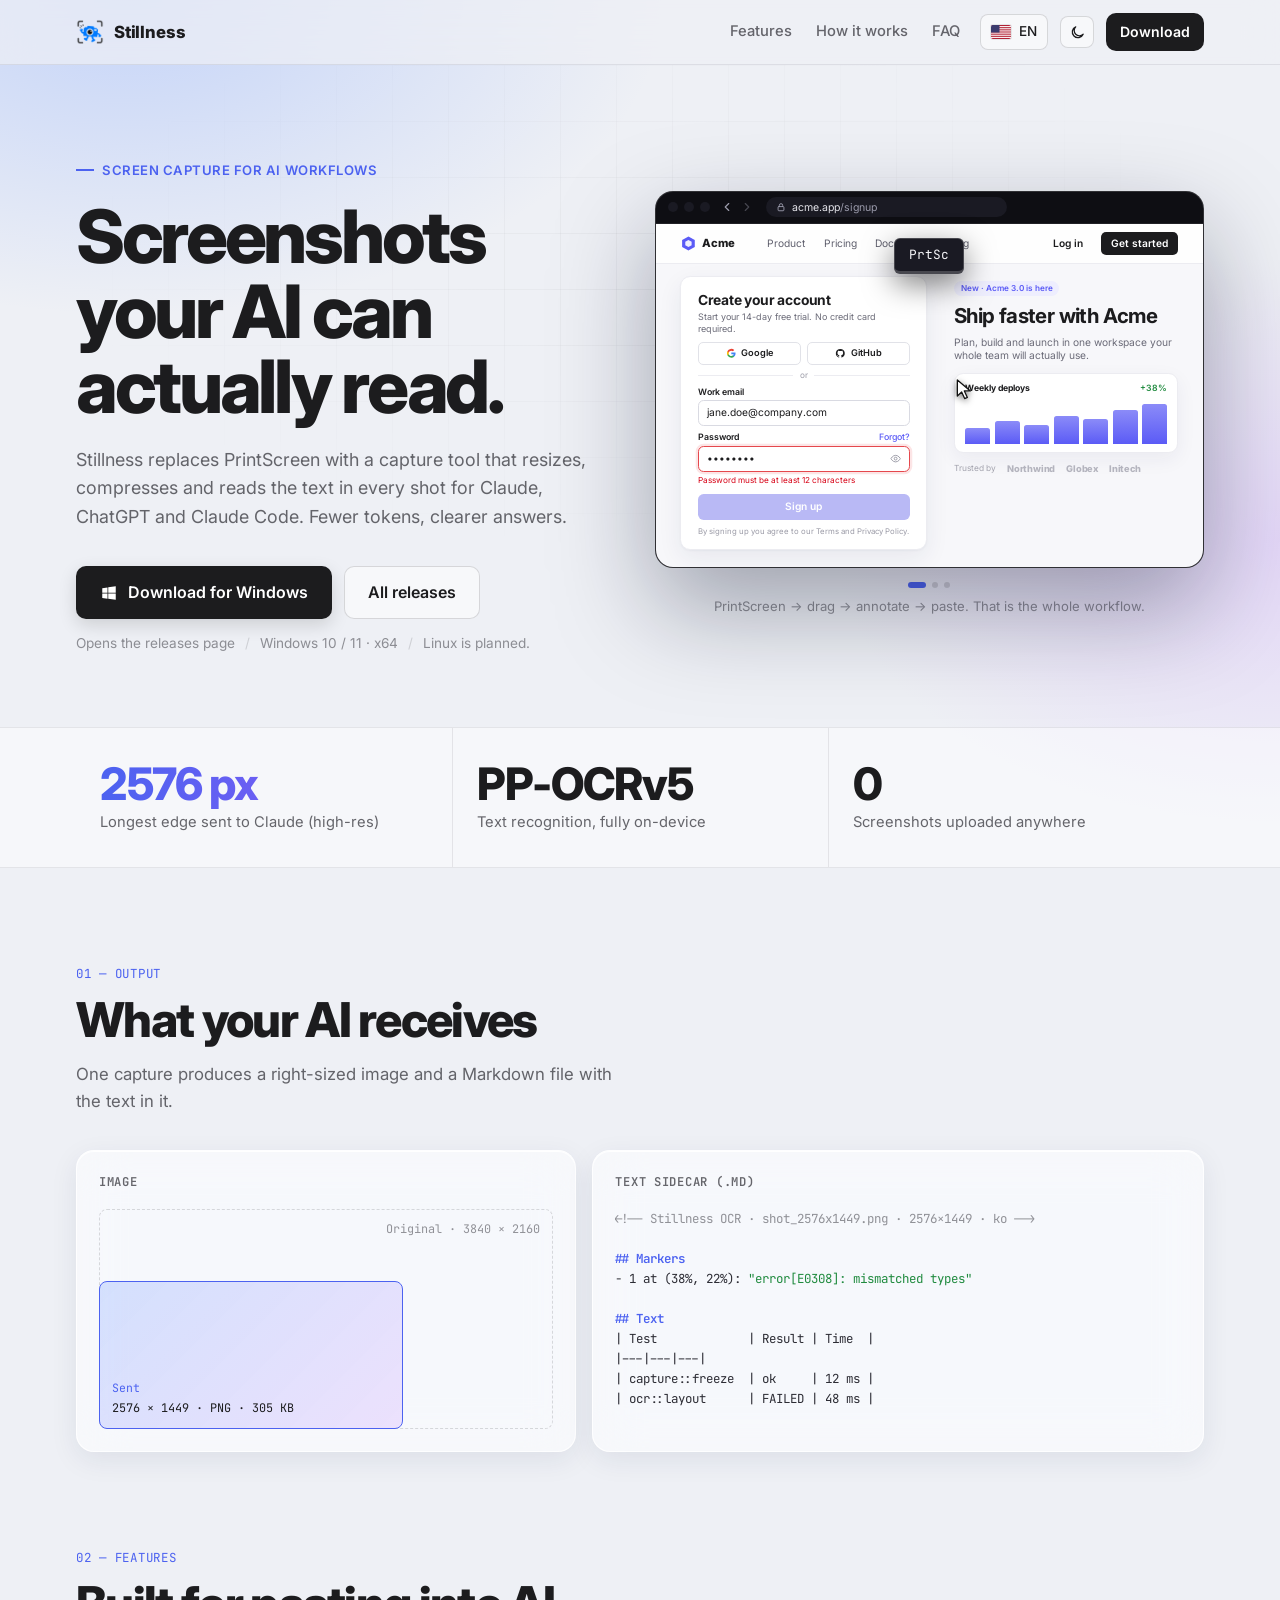
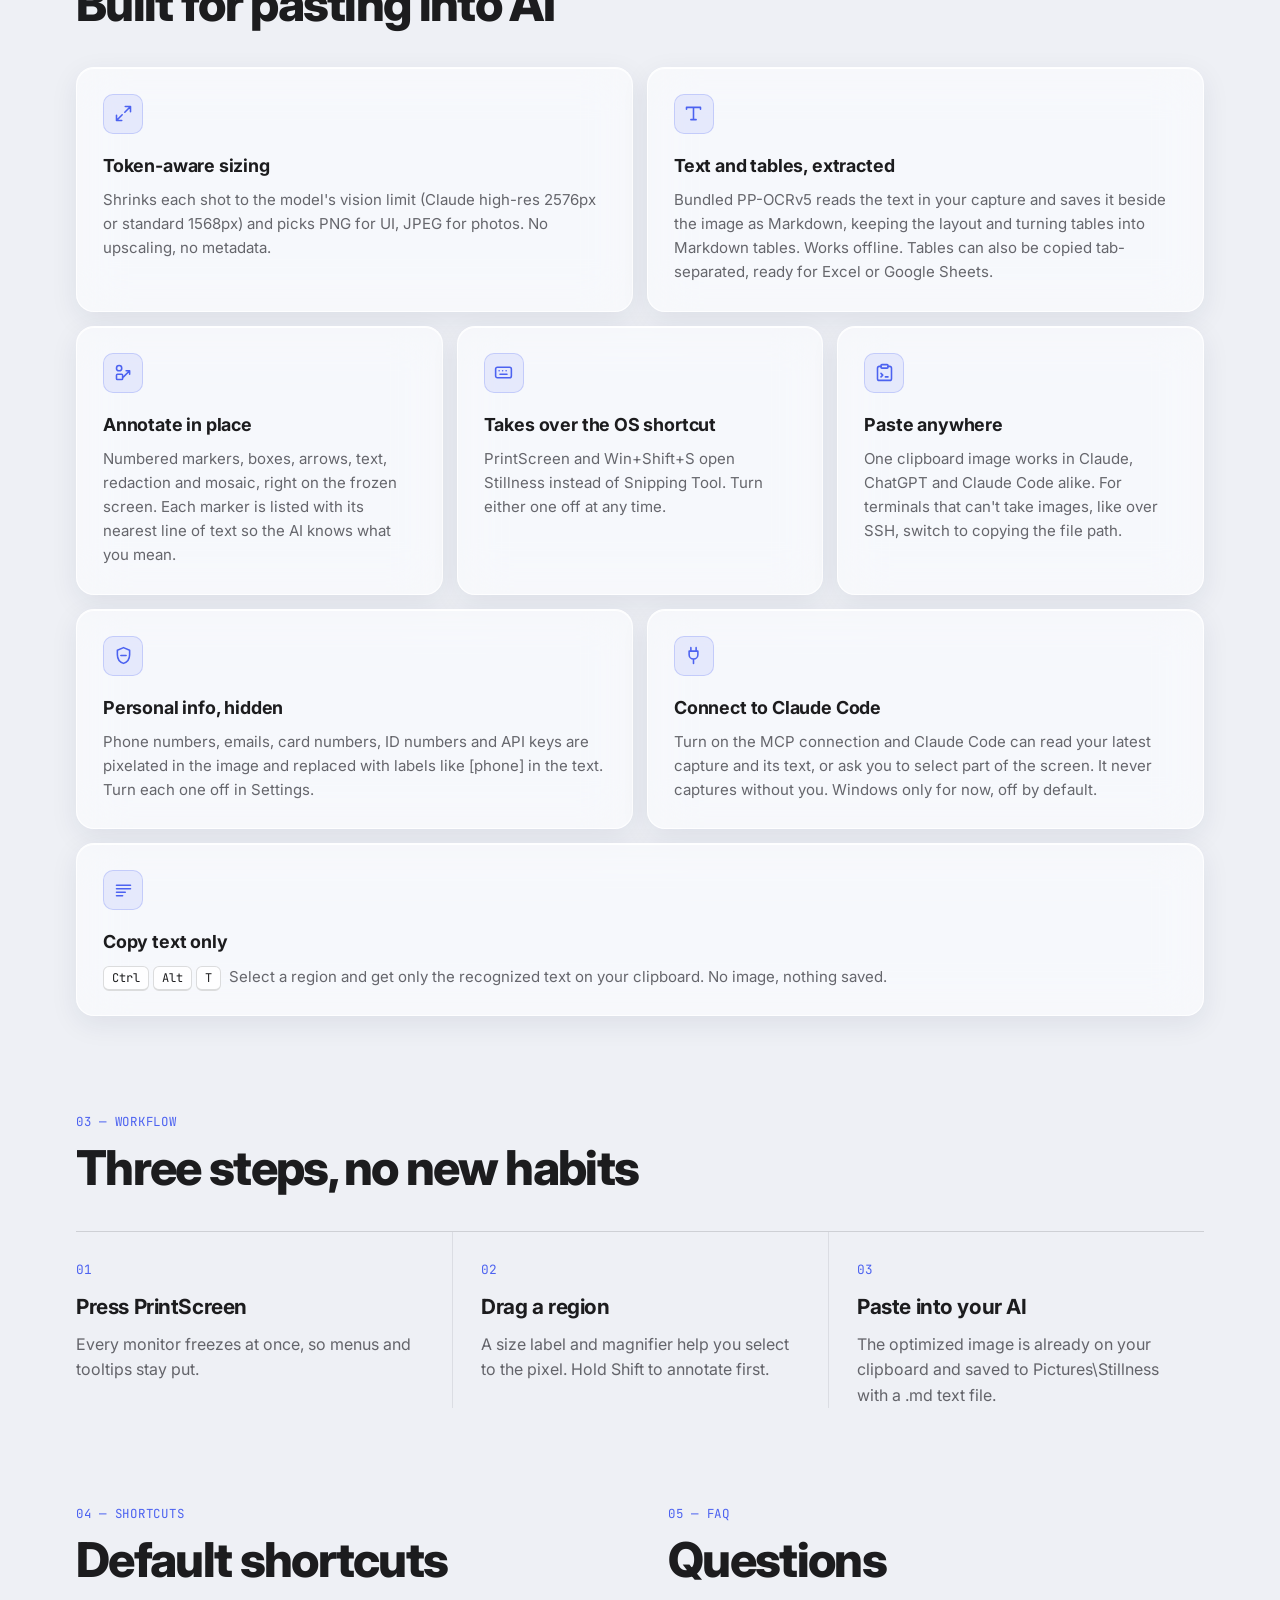
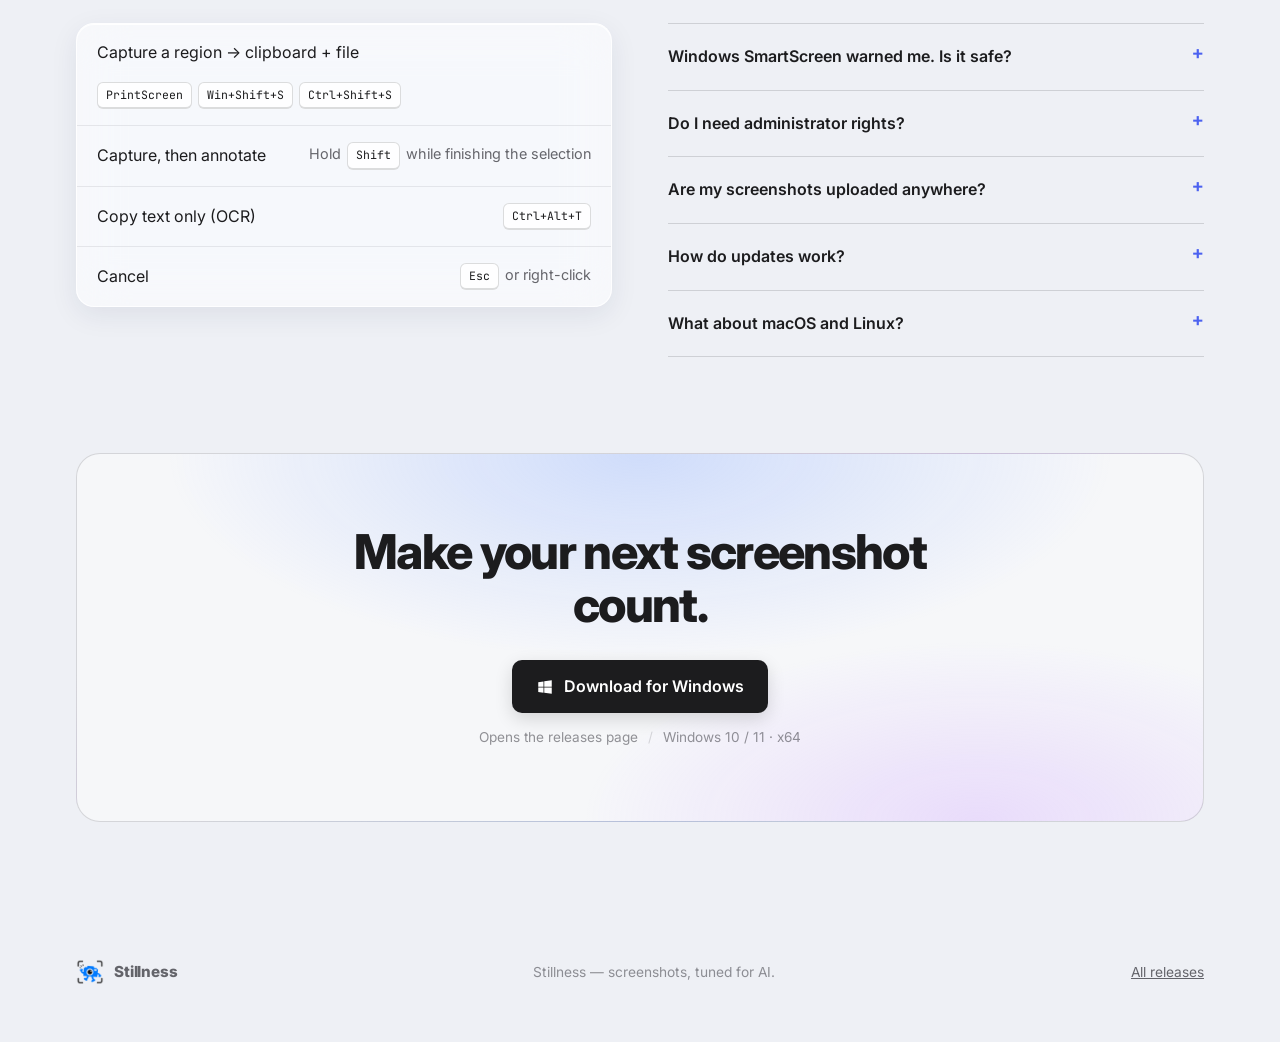
<file: index.html>
<!doctype html>
<html lang="en">
<head>
<meta charset="utf-8">
<meta name="viewport" content="width=device-width, initial-scale=1">
<title>Stillness</title>
<meta name="description" content="Screenshots your AI can actually read. A lightweight capture tool for Claude, ChatGPT and Claude Code.">
<link rel="icon" href="assets/icon.png">
<link rel="preconnect" href="https://fonts.googleapis.com">
<link rel="preconnect" href="https://fonts.gstatic.com" crossorigin>
<link href="https://fonts.googleapis.com/css2?family=Inter:wght@400;500;600;800&family=JetBrains+Mono:wght@400;600&display=swap" rel="stylesheet">
<link rel="stylesheet" href="shared/base.css">
<style>
/* Landing page only; tokens and header/footer chrome live in shared/base.css. */

/* Hero */
.hero { position: relative; padding: 88px 0 72px; }
.hero::before {
  content: ""; position: absolute; inset: -120px 0 auto; height: 720px; pointer-events: none;
  background:
    radial-gradient(40% 50% at 75% 30%, var(--glow-1), transparent 70%),
    radial-gradient(35% 40% at 20% 10%, var(--glow-2), transparent 70%);
}
.hero::after {
  content: ""; position: absolute; inset: 0; pointer-events: none; opacity: .5;
  background-image: linear-gradient(var(--line) 1px, transparent 1px), linear-gradient(90deg, var(--line) 1px, transparent 1px);
  background-size: 56px 56px;
  -webkit-mask-image: radial-gradient(60% 60% at 50% 30%, #000, transparent 75%); mask-image: radial-gradient(60% 60% at 50% 30%, #000, transparent 75%);
}
.hero .wrap { position: relative; z-index: 1; display: grid; grid-template-columns: 1fr 1.05fr; gap: 56px; align-items: center; }
.eyebrow { display: inline-flex; align-items: center; gap: 8px; font-size: .82rem; font-weight: 600; color: var(--accent); letter-spacing: .04em; text-transform: uppercase; }
.eyebrow::before { content: ""; width: 18px; height: 2px; background: var(--accent); }
h1 { font-size: clamp(2.6rem, 6.2vw, 4.6rem); line-height: 1.02; letter-spacing: -.045em; font-weight: 800; margin: 18px 0 22px; }
:lang(ko) h1, :lang(ja) h1 { letter-spacing: -.02em; line-height: 1.15; }
.hero p.sub { color: var(--muted); font-size: 1.12rem; max-width: 540px; margin: 0; }
.cta { display: flex; gap: 12px; flex-wrap: wrap; margin-top: 34px; align-items: center; }
.cta-meta { margin-top: 14px; color: var(--faint); font-size: .85rem; display: flex; gap: 10px; flex-wrap: wrap; }
.cta-meta span + span::before { content: "/"; margin-right: 10px; color: var(--line-2); }
.cta-meta [hidden] + span::before { content: none; }

/* Capture scene: a dark editor window in both themes, animated by shared/capture-demo.js */
.scene { position: relative; aspect-ratio: 16 / 11; border-radius: var(--radius-lg); background: #0e0e13; border: 1px solid rgb(255 255 255 / .14); overflow: hidden; box-shadow: 0 40px 100px rgb(10 14 40 / .35); color-scheme: dark; -webkit-user-select: none; user-select: none; }
:root[data-theme="dark"] .scene { box-shadow: 0 40px 100px rgb(0 0 0 / .6); }
.scene .titlebar { height: 32px; display: flex; align-items: center; gap: 6px; padding: 0 12px; border-bottom: 1px solid rgb(255 255 255 / .08); }
.scene .titlebar i { width: 10px; height: 10px; border-radius: 50%; background: #1a1a23; }
.scene .code { padding: 16px 20px; font-family: var(--font-mono); font-size: clamp(.55rem, 1.2vw, .78rem); line-height: 1.9; color: #9b9bab; background: #0e0e13; }
.scene .code > div { white-space: pre; min-height: 1.9em; }
.scene .code .k { color: #ff7ab2; } .scene .code .s { color: #fc6a5d; } .scene .code .f { color: #67b7a4; } .scene .code .e { color: #ff5f57; font-weight: 600; }
.scene .sel { position: absolute; z-index: 2; width: 0; height: 0; opacity: 0; box-shadow: 0 0 0 9999px rgb(0 0 0 / .52); outline: 1.5px solid var(--accent); }
.scene .sel::before, .scene .sel::after { content: ""; position: absolute; width: 8px; height: 8px; background: var(--accent); }
.scene .sel::before { left: -4px; top: -4px; } .scene .sel::after { right: -4px; bottom: -4px; }
.scene .sel.empty { outline-color: transparent; }
.scene .sel.empty::before, .scene .sel.empty::after, .scene .sel.empty .size { display: none; }
.scene .size { position: absolute; right: 0; bottom: -26px; font-family: var(--font-mono); font-size: .72rem; background: var(--accent); color: var(--on-accent); padding: 2px 8px; border-radius: 5px; font-weight: 600; white-space: nowrap; }
.scene .dim { position: absolute; inset: 0; z-index: 3; background: rgb(0 0 0 / .62); opacity: 0; }
.scene .shot {
  --k: 1;
  position: absolute; z-index: 4; overflow: hidden; opacity: 0; transform-origin: 0 0; background: #0e0e13;
  border-radius: calc(6px / var(--k));
  box-shadow: 0 0 0 calc(1px / var(--k)) rgb(255 255 255 / .2), 0 calc(18px / var(--k)) calc(44px / var(--k)) rgb(0 0 0 / .55);
}
.scene .ann-mosaic {
  position: absolute; clip-path: inset(0 100% 0 0); border-radius: calc(2px / var(--k));
  background: conic-gradient(#3b3b48 25%, #2a2a34 0 50%, #464655 0 75%, #31313c 0) 0 0 / calc(7px / var(--k)) calc(7px / var(--k));
}
.scene .ann-arrow { position: absolute; inset: 0; width: 100%; height: 100%; overflow: visible; fill: none; stroke: var(--accent-2); stroke-linecap: round; stroke-linejoin: round; }
.scene .ann-marker {
  position: absolute; width: calc(22px / var(--k)); height: calc(22px / var(--k)); margin: calc(-11px / var(--k)) 0 0 calc(-11px / var(--k));
  border-radius: 50%; background: var(--accent-2); color: #fff; font: 800 calc(12px / var(--k)) / 1 var(--font);
  display: grid; place-items: center; transform: scale(0);
  box-shadow: 0 0 0 calc(3px / var(--k)) color-mix(in srgb, var(--accent-2) 30%, transparent);
}
.scene .toolbar {
  position: absolute; z-index: 5; left: 50%; top: 42px; transform: translateX(-50%); opacity: 0;
  display: flex; gap: 3px; padding: 4px; border-radius: 11px;
  background: rgb(26 26 35 / .95); border: 1px solid rgb(255 255 255 / .14); box-shadow: 0 10px 30px rgb(0 0 0 / .45);
}
.scene .toolbar i { width: 28px; height: 28px; display: grid; place-items: center; border-radius: 8px; color: #c9c9d4; }
.scene .toolbar i.on { background: var(--accent); color: var(--on-accent); }
.scene .toolbar svg { width: 15px; height: 15px; }
.scene .toolbar .sep { width: 1px; background: rgb(255 255 255 / .12); margin: 4px 2px; }
.scene .key { position: absolute; z-index: 6; left: 50%; top: 46px; translate: -50% 0; opacity: 0; }
.scene .key kbd { display: block; font-size: .8rem; padding: 6px 14px; background: #1a1a23; color: #f4f4f7; border-color: rgb(255 255 255 / .2); border-bottom-width: 3px; box-shadow: 0 10px 30px rgb(0 0 0 / .5); }
.scene .toast {
  position: absolute; z-index: 7; right: 14px; bottom: 14px; display: flex; align-items: center; gap: 10px; max-width: calc(100% - 28px); opacity: 0; color: #f4f4f7;
  background: rgb(26 26 35 / .95); border: 1px solid rgb(255 255 255 / .14); border-radius: 12px; padding: 10px 14px;
  font-family: var(--font-mono); font-size: clamp(.58rem, 1.1vw, .74rem); box-shadow: 0 16px 40px rgb(0 0 0 / .5);
}
.scene .toast b { width: 8px; height: 8px; border-radius: 50%; background: #30d158; flex: none; }
.scene .shutter, .scene .flash { position: absolute; inset: 0; z-index: 9; pointer-events: none; opacity: 0; border-radius: inherit; }
.scene .shutter { box-shadow: inset 0 0 0 3px var(--accent), inset 0 0 48px color-mix(in srgb, var(--accent) 50%, transparent); }
.scene .flash { background: #fff; }
.scene .ripple { position: absolute; z-index: 8; width: 26px; height: 26px; margin: -13px 0 0 -13px; border-radius: 50%; border: 2px solid var(--accent); opacity: 0; pointer-events: none; }
.scene .cursor { position: absolute; left: 0; top: 0; z-index: 8; width: 0; height: 0; opacity: 0; pointer-events: none; }
.scene .cursor svg { position: absolute; filter: drop-shadow(0 2px 3px rgb(0 0 0 / .5)); }
.scene .cursor .ptr { left: -1px; top: -1px; width: 18px; height: 22px; }
.scene .cursor .cross { left: -11px; top: -11px; width: 22px; height: 22px; display: none; }
.scene .cursor.cross .ptr { display: none; }
.scene .cursor.cross .cross { display: block; }
.scene .screen { position: absolute; inset: 0; }
.scene .screen[data-screen="code"] { opacity: 0; }
.scene .titlebar.browser { gap: 6px; color: #9b9bab; }
.scene .titlebar.browser .nav-ic { width: 14px; height: 14px; margin-left: 4px; }
.scene .titlebar.browser .nav-ic + .nav-ic { margin-left: 0; }
.scene .titlebar.browser .dim-ic { opacity: .4; }
.scene .titlebar.browser .url { margin: 0 auto 0 6px; flex: 1; max-width: 46%; height: 20px; border-radius: 10px; background: #1a1a23; color: #e4e4ea; font: .66rem var(--font); display: flex; align-items: center; gap: 6px; padding: 0 10px; white-space: nowrap; overflow: hidden; }
.scene .titlebar.browser .url svg { width: 10px; height: 10px; flex: none; color: #9b9bab; }
.scene .titlebar.browser .url .path { color: #9b9bab; margin-left: -6px; }
.scene .page { position: absolute; top: 32px; left: 0; right: 0; bottom: 0; background: #f7f7fa; color: #1c1c1e; font-family: var(--font); font-size: clamp(.42rem, .9vw, .64rem); line-height: 1.35; color-scheme: light; overflow: hidden; }
.page svg { flex: none; }
.page .nav { display: flex; align-items: center; gap: 1.8em; padding: .8em 2.4em; border-bottom: 1px solid #ececf1; background: rgb(255 255 255 / .9); }
.page .logo { display: flex; align-items: center; gap: .45em; font-weight: 800; font-size: 1.1em; margin-right: 1.2em; }
.page .logo svg { width: 1.5em; height: 1.5em; }
.page .nav span { color: #5f5f6d; }
.page .nav .right { margin-left: auto; color: #1c1c1e; font-weight: 600; }
.page .nav .go { background: #1c1c1e; color: #fff; font-weight: 600; padding: .45em 1em; border-radius: .5em; }
.page .body { display: grid; grid-template-columns: 1.1fr 1fr; gap: 2.6em; padding: 1.2em 2.4em; }
.page .card { background: #fff; border: 1px solid #ececf1; border-radius: 1em; padding: 1.3em 1.6em 1.2em; box-shadow: 0 .1em .2em rgb(30 40 80 / .04), 0 .8em 2.4em rgb(30 40 80 / .07); }
.page h4 { margin: 0; font-size: 1.35em; letter-spacing: -.015em; }
.page .lead { margin: .2em 0 .75em; color: #6b6b78; font-size: .88em; }
.page .social { display: grid; grid-template-columns: 1fr 1fr; gap: .6em; }
.page .social span { display: flex; align-items: center; justify-content: center; gap: .5em; border: 1px solid #e1e2e8; border-radius: .55em; padding: .45em; font-weight: 600; font-size: .9em; }
.page .social svg { width: 1.15em; height: 1.15em; }
.page .or { display: flex; align-items: center; gap: .8em; margin: .6em 0 0; color: #9a9aa6; font-size: .8em; }
.page .or::before, .page .or::after { content: ""; flex: 1; height: 1px; background: #ececf1; }
.page label { display: flex; justify-content: space-between; font-weight: 600; font-size: .86em; margin: .55em 0 .3em; }
.page label em { font-style: normal; font-weight: 500; color: #5b5bf6; }
.page .input { display: flex; align-items: center; justify-content: space-between; border: 1px solid #d9dae2; border-radius: .55em; padding: .5em .75em; background: #fff; }
.page .input svg { width: 1.1em; height: 1.1em; color: #9a9aa6; }
.page .input.err { border-color: #e5484d; box-shadow: 0 0 0 .22em rgb(229 72 77 / .14); }
.page .error { color: #d70015; font-size: .8em; margin: .4em 0 0; }
.page .actions { margin-top: .8em; }
.page .signup { display: block; text-align: center; font-weight: 600; padding: .6em; border-radius: .55em; background: #b9b9f5; color: #fff; }
.page small { display: block; margin-top: .7em; color: #9a9aa6; font-size: .76em; text-align: center; }
.page .side { padding-top: .4em; }
.page .badge { display: inline-block; font-size: .8em; font-weight: 600; color: #5b5bf6; background: #eeeefe; border-radius: 99em; padding: .25em .8em; }
.page .side h5 { font-size: 2em; line-height: 1.1; margin: .45em 0 .4em; letter-spacing: -.03em; }
.page .side p { color: #6b6b78; margin: 0 0 1em; max-width: 26em; }
.page .preview { background: #fff; border: 1px solid #ececf1; border-radius: .9em; padding: .8em 1em; box-shadow: 0 .6em 2em rgb(30 40 80 / .06); max-width: 22em; }
.page .pv-head { display: flex; justify-content: space-between; font-size: .85em; }
.page .pv-head span { color: #1f8a3e; font-weight: 600; }
.page .bars { display: flex; align-items: flex-end; gap: .45em; height: 4.2em; margin-top: .6em; }
.page .bars i { flex: 1; border-radius: .25em .25em 0 0; background: linear-gradient(#8b8bf8, #5b5bf6); }
.page .logos { display: flex; align-items: center; gap: 1.3em; margin-top: 1.2em; color: #a3a3ae; font-size: .82em; }
.page .logos b { font-weight: 800; letter-spacing: -.02em; color: #b4b4be; font-size: 1.1em; }
.scene .ann { --k: 1; position: absolute; inset: 0; z-index: 4; pointer-events: none; }
/* Pixelated light content reads as mid greys, not the dark editor palette */
.scene .ann .ann-mosaic { background: conic-gradient(#b9bbc6 25%, #dcdde4 0 50%, #a5a7b3 0 75%, #cbccd5 0) 0 0 / 7px 7px; }
.scene .ann-box { position: absolute; border: 2.5px solid var(--accent-2); border-radius: 4px; }
.scene .ann-text { position: absolute; translate: 0 -50%; color: var(--accent-2); font: 700 clamp(.6rem, 1.2vw, .85rem) / 1.2 var(--font); white-space: nowrap; }
.scene .ann-text.typing::after { content: ""; display: inline-block; width: 1.5px; height: 1.1em; margin-left: 2px; vertical-align: -.18em; background: currentColor; animation: caret 1s steps(1) infinite; }
@keyframes caret { 50% { opacity: 0; } }
.scene .screen[data-screen="text"] { opacity: 0; }
.scene .titlebar.viewer .doc-name { margin-left: 10px; color: #e4e4ea; font: 600 .7rem var(--font); }
.scene .titlebar.viewer .zoom { margin-left: auto; color: #9b9bab; font: .66rem var(--font-mono); }
.scene .viewer { position: absolute; top: 32px; left: 0; right: 0; bottom: 0; background: #2b2b33; display: flex; justify-content: center; padding-top: 4%; overflow: hidden; font-family: var(--font); font-size: clamp(.46rem, .95vw, .68rem); line-height: 1.4; color-scheme: light; }
.viewer .paper { width: 74%; align-self: flex-start; background: #fff; color: #1c1c1e; padding: 2.2em 2.8em 3em; box-shadow: 0 1em 3em rgb(0 0 0 / .45); }
.viewer .doc-head { display: flex; justify-content: space-between; border-bottom: 2px solid #1c1c1e; padding-bottom: .5em; margin-bottom: 1.1em; font-size: .9em; }
.viewer .doc-head span { color: #6b6b78; }
.viewer h6 { font-size: 1.3em; margin: 0 0 .5em; }
.viewer h6 small { font-size: .65em; font-weight: 500; color: #6b6b78; }
.viewer .line { height: .6em; background: #e8e9ef; border-radius: .3em; margin: .55em 0; }
.viewer table { width: 100%; border-collapse: collapse; margin: 1em 0; font-variant-numeric: tabular-nums; }
.viewer th, .viewer td { text-align: right; padding: .42em .6em; border-bottom: 1px solid #e6e7ee; }
.viewer th:first-child, .viewer td:first-child { text-align: left; }
.viewer th { background: #f3f3f7; font-weight: 700; }
.viewer .up { color: #1f8a3e; } .viewer .down { color: #d70015; }
.scene .scan { position: absolute; z-index: 5; opacity: 0; pointer-events: none; border-bottom: 2px solid var(--accent); background: linear-gradient(to bottom, transparent, color-mix(in srgb, var(--accent) 22%, transparent)); box-shadow: 0 6px 14px -4px color-mix(in srgb, var(--accent) 70%, transparent); }
.scene .clip { position: absolute; z-index: 6; left: 50%; top: 50%; translate: -50% -50%; width: min(92%, 32em); opacity: 0; color: #f4f4f7; overflow: hidden; background: rgb(22 22 30 / .97); border: 1px solid rgb(255 255 255 / .14); border-radius: 12px; box-shadow: 0 24px 60px rgb(0 0 0 / .55); }
.scene .clip-head { display: flex; align-items: center; gap: 8px; padding: 8px 12px; border-bottom: 1px solid rgb(255 255 255 / .08); font: 600 .72rem var(--font); color: #c9c9d4; }
.scene .clip-head svg { width: 14px; height: 14px; }
.scene .clip-head em { margin-left: auto; font: normal 600 .62rem var(--font-mono); color: var(--on-accent); background: var(--accent); padding: 1px 6px; border-radius: 4px; }
.scene .clip pre { margin: 0; min-height: 8.6em; padding: 10px 12px 12px; font: clamp(.5rem, 1vw, .74rem) / 1.6 var(--font-mono); white-space: pre; overflow: hidden; color: #e4e4ea; }
.scene-dots { display: flex; justify-content: center; gap: 6px; margin-top: 14px; }
.scene-dots i { width: 6px; height: 6px; border-radius: 3px; background: var(--line-2); transition: width .3s ease, background-color .3s ease; }
.scene-dots i.on { width: 18px; background: var(--accent); }
.scene-cap { margin-top: 8px; text-align: center; color: var(--faint); font-size: .82rem; }

/* Stats */
.stats { border-top: 1px solid var(--line); border-bottom: 1px solid var(--line); background: var(--bg-2); }
.stats .wrap { display: grid; grid-template-columns: repeat(3, 1fr); }
.stat { padding: 32px 24px; border-left: 1px solid var(--line); }
.stat:first-child { border-left: 0; }
.stat b { display: block; font-size: clamp(2rem, 4vw, 2.8rem); font-weight: 800; letter-spacing: -.03em; line-height: 1.1; }
.stat span { color: var(--muted); font-size: .92rem; }

/* Sections */
section { padding: 96px 0; }
.kicker { font-family: var(--font-mono); font-size: .78rem; color: var(--accent); letter-spacing: .06em; text-transform: uppercase; }
h2 { font-size: clamp(1.9rem, 4.4vw, 3rem); line-height: 1.1; letter-spacing: -.035em; font-weight: 800; margin: 10px 0 14px; max-width: 18ch; }
:lang(ko) h2, :lang(ja) h2 { letter-spacing: -.015em; }
.section-sub { color: var(--muted); max-width: 560px; margin: 0; font-size: 1.05rem; }
.output, .bento, .steps, .keys, .faq { margin-top: 36px; }

.output { display: grid; grid-template-columns: .9fr 1.1fr; gap: 16px; }
.panel { border-radius: var(--radius-lg); padding: 22px; min-width: 0; }
.panel h3 { margin: 0 0 16px; font-family: var(--font-mono); font-size: .76rem; font-weight: 600; color: var(--muted); text-transform: uppercase; letter-spacing: .06em; }
.frames { position: relative; height: 220px; }
.frame { position: absolute; left: 0; bottom: 0; border-radius: 8px; display: flex; align-items: flex-end; padding: 10px 12px; font-family: var(--font-mono); font-size: .74rem; }
.frame.orig { width: 100%; height: 100%; border: 1.5px dashed var(--line-2); color: var(--faint); align-items: flex-start; justify-content: flex-end; }
.frame.sent { width: 67%; height: 67%; background: var(--frame-fill); border: 1.5px solid var(--accent); color: var(--fg); flex-direction: column; align-items: flex-start; justify-content: flex-end; gap: 2px; }
.frame.sent small { color: var(--accent); font-size: .72rem; }
pre.md { margin: 0; font-family: var(--font-mono); font-size: .78rem; line-height: 1.6; white-space: pre; overflow-x: auto; color: var(--code-fg); }
pre.md .c { color: var(--faint); } pre.md .h { color: var(--accent); font-weight: 600; } pre.md .q { color: var(--code-q); }

.bento { display: grid; grid-template-columns: repeat(6, 1fr); gap: 14px; }
.bento article { grid-column: span 2; border-radius: var(--radius-lg); padding: 26px; transition: border-color .2s ease, transform .2s ease; }
.bento article:hover { border-color: var(--line-2); transform: translateY(-2px); }
.bento article.wide { grid-column: span 3; }
:root[data-theme="dark"] .bento article.wide { background: linear-gradient(160deg, var(--panel-2), var(--panel) 60%); }
.bento .ic { width: 40px; height: 40px; border-radius: 10px; display: grid; place-items: center; margin-bottom: 18px; color: var(--accent); background: var(--ic-bg); border: 1px solid var(--ic-border); }
.bento .ic svg { width: 21px; height: 21px; }
.bento h3 { margin: 0 0 8px; font-size: 1.12rem; letter-spacing: -.01em; }
.bento p { margin: 0; color: var(--muted); font-size: .94rem; }

.steps { display: grid; grid-template-columns: repeat(3, 1fr); gap: 0; border-top: 1px solid var(--line-2); }
.step { padding: 28px 28px 0 0; }
.step + .step { padding-left: 28px; border-left: 1px solid var(--line); }
.step .n { font-family: var(--font-mono); font-size: .8rem; color: var(--accent); }
.step h3 { margin: 10px 0 8px; font-size: 1.3rem; letter-spacing: -.02em; }
.step p { margin: 0; color: var(--muted); }

.split { display: grid; grid-template-columns: 1fr 1fr; gap: 56px; align-items: start; }
.keys { border-radius: var(--radius-lg); overflow: hidden; }
.keys .row { display: flex; justify-content: space-between; gap: 16px; padding: 16px 20px; border-top: 1px solid var(--line); align-items: center; flex-wrap: wrap; }
.keys .row:first-child { border-top: 0; }
.keys .row > :last-child { display: flex; gap: 6px; flex-wrap: wrap; color: var(--muted); font-size: .9rem; }

.faq details { border-top: 1px solid var(--line-2); }
.faq details:last-child { border-bottom: 1px solid var(--line-2); }
.faq summary { cursor: pointer; padding: 20px 0; font-weight: 600; list-style: none; display: flex; justify-content: space-between; gap: 16px; }
.faq summary::-webkit-details-marker { display: none; }
.faq summary::after { content: "+"; color: var(--accent); font-family: var(--font-mono); font-size: 1.2rem; line-height: 1; transition: transform .2s; }
.faq details[open] summary::after { transform: rotate(45deg); }
.faq details p { margin: 0 0 20px; color: var(--muted); }
.faq strong { color: var(--fg); }

.final { position: relative; overflow: hidden; border-radius: 24px; padding: 72px 24px; text-align: center; border: 1px solid var(--line-2); background: var(--final-bg); }
.final h2 { margin: 0 auto 28px; max-width: 20ch; }
.final .cta { justify-content: center; margin-top: 0; }
.final .cta-meta { justify-content: center; }


@media (max-width: 960px) {
  .hero .wrap, .split, .output { grid-template-columns: 1fr; }
  .hero .wrap { gap: 48px; }
  .bento article, .bento article.wide { grid-column: span 3; }
}
@media (max-width: 640px) {
  nav.links, header .btn.small { display: none; }
  header .lang { margin-left: auto; }
  .hero { padding-top: 48px; }
  .stats .wrap { grid-template-columns: 1fr; }
  .stat { border-left: 0; border-top: 1px solid var(--line); padding: 22px 0; }
  .stat:first-child { border-top: 0; }
  .bento article, .bento article.wide { grid-column: 1 / -1; }
  .steps { grid-template-columns: 1fr; }
  .step, .step + .step { padding: 24px 0; border-left: 0; }
  .step + .step { border-top: 1px solid var(--line); }
  section { padding: 64px 0; }
  .scene .code { padding: 10px 12px; }
  .scene .toolbar i { width: 24px; height: 24px; }
  .scene .toolbar svg { width: 13px; height: 13px; }
}
@media (prefers-reduced-motion: reduce) { html { scroll-behavior: auto; } .btn, .bento article { transition: none; } }
</style>
<script>
  // Apply the saved theme before first paint so dark visitors don't see a light flash.
  try { if (localStorage.getItem("stillness.theme") === "dark") document.documentElement.dataset.theme = "dark"; } catch {}
</script>
<script src="shared/i18n.js" defer></script>
<script src="shared/theme.js" defer></script>
<script src="shared/release.js" defer></script>
<script src="shared/capture-demo.js" defer></script>
</head>
<body>
<header>
  <div class="wrap">
    <a class="brand" href="#top"><img src="assets/icon.png" alt="">Stillness</a>
    <nav class="links">
      <a href="#features" data-i18n="nav.features">Features</a>
      <a href="#how" data-i18n="nav.how">How it works</a>
      <a href="#faq" data-i18n="nav.faq">FAQ</a>
    </nav>
    <div class="lang" data-lang-switch></div>
    <button type="button" class="theme-btn" data-theme-toggle data-i18n-label="theme.toggle">
      <svg class="moon" viewBox="0 0 24 24" fill="none" stroke="currentColor" stroke-width="1.8" stroke-linecap="round" stroke-linejoin="round" aria-hidden="true"><path d="M20 14.5A8 8 0 1 1 9.5 4a6.5 6.5 0 0 0 10.5 10.5z"/></svg>
      <svg class="sun" viewBox="0 0 24 24" fill="none" stroke="currentColor" stroke-width="1.8" stroke-linecap="round" aria-hidden="true"><circle cx="12" cy="12" r="4"/><path d="M12 2v2M12 20v2M4.9 4.9l1.4 1.4M17.7 17.7l1.4 1.4M2 12h2M20 12h2M4.9 19.1l1.4-1.4M17.7 6.3l1.4-1.4"/></svg>
    </button>
    <a class="btn small" data-download href="releases.html" data-i18n="nav.download">Download</a>
  </div>
</header>

<main id="top">
  <div class="hero">
    <div class="wrap">
      <div>
        <span class="eyebrow" data-i18n="hero.eyebrow">Screen capture for AI workflows</span>
        <h1 data-i18n="hero.title">Screenshots your AI can actually read.</h1>
        <p class="sub" data-i18n="hero.sub"></p>
        <div class="cta">
          <a class="btn" data-download href="releases.html">
            <svg class="ic-win" viewBox="0 0 24 24" fill="currentColor" aria-hidden="true"><path d="M3 5.5 10 4.5v7H3zM11 4.3 21 3v8.5H11zM3 12.5h7v7L3 18.5zM11 12.5h10V21l-10-1.4z"/></svg>
            <svg class="ic-mac" viewBox="0 0 24 24" fill="currentColor" aria-hidden="true"><path d="M16.4 12.6c0-2.4 2-3.6 2.1-3.7-1.1-1.7-2.9-1.9-3.5-1.9-1.5-.2-2.9.9-3.7.9-.8 0-1.9-.9-3.2-.8-1.6 0-3.1 1-4 2.4-1.7 3-.4 7.4 1.2 9.8.8 1.2 1.8 2.5 3 2.4 1.2 0 1.7-.8 3.1-.8 1.5 0 1.9.8 3.2.8 1.3 0 2.2-1.2 3-2.4.9-1.4 1.3-2.7 1.3-2.8-.1 0-2.5-1-2.5-3.9zM14 5.5c.7-.8 1.1-1.9 1-3-1 0-2.1.7-2.8 1.5-.6.7-1.2 1.8-1 2.9 1.1.1 2.1-.6 2.8-1.4z"/></svg>
            <span data-download-label>Download for Windows</span>
          </a>
          <a class="btn ghost" data-releases href="#" data-i18n="cta.releases"></a>
        </div>
        <div class="cta-meta"><span data-release-meta></span><span data-platform></span><span data-i18n="cta.soon"></span><a data-alt-download hidden></a></div>
      </div>
      <div>
        <div class="scene" data-demo aria-hidden="true">
          <div class="screen" data-screen="code">
          <div class="titlebar"><i></i><i></i><i></i></div>
          <div class="code">
<div><span><span class="k">fn</span> <span class="f">capture</span>(session: &amp;Session) -&gt; Result&lt;Shot&gt; {</span></div>
<div><span>    <span class="k">let</span> frames = session.<span class="f">freeze_all</span>()?;</span></div>
<div><span>    <span class="k">let</span> crop = frames.<span class="f">crop</span>(rect);</span></div>
<div><span> </span></div>
<div data-pick><span><span class="e">error[E0308]: mismatched types</span></span></div>
<div data-pick><span>  --&gt; <span data-mosaic>src/capture/mod.rs:118:24</span></span></div>
<div data-pick><span>    |     expected `u32`, found <span data-arrow-to>`f32`</span></span></div>
<div><span> </span></div>
<div><span>    <span class="k">let</span> out = pipeline::<span class="f">run</span>(crop, <span class="s">"claude_high"</span>);</span></div>
<div><span>    output::<span class="f">deliver</span>(out)</span></div>
<div><span>}</span></div>
          </div>
          </div>
          <div class="screen web" data-screen="web">
            <div class="titlebar browser">
              <i></i><i></i><i></i>
              <svg class="nav-ic" viewBox="0 0 24 24" fill="none" stroke="currentColor" stroke-width="2" stroke-linecap="round" stroke-linejoin="round"><path d="M15 6l-6 6 6 6"/></svg>
              <svg class="nav-ic dim-ic" viewBox="0 0 24 24" fill="none" stroke="currentColor" stroke-width="2" stroke-linecap="round" stroke-linejoin="round"><path d="M9 6l6 6-6 6"/></svg>
              <span class="url"><svg viewBox="0 0 24 24" fill="none" stroke="currentColor" stroke-width="2.2" stroke-linecap="round"><rect x="5" y="11" width="14" height="10" rx="2"/><path d="M8 11V8a4 4 0 0 1 8 0v3"/></svg>acme.app<span class="path">/signup</span></span>
            </div>
            <div class="page">
              <div class="nav">
                <b class="logo"><svg viewBox="0 0 24 24"><path d="M12 2l9 5v10l-9 5-9-5V7z" fill="#5b5bf6"/><path d="M12 7l4.5 2.5v5L12 17l-4.5-2.5v-5z" fill="#fff" opacity=".9"/></svg>Acme</b>
                <span>Product</span><span>Pricing</span><span>Docs</span><span>Changelog</span>
                <span class="right">Log in</span><span class="go">Get started</span>
              </div>
              <div class="body">
                <div class="card">
                  <h4>Create your account</h4>
                  <p class="lead">Start your 14-day free trial. No credit card required.</p>
                  <div class="social">
                    <span><svg viewBox="0 0 24 24"><path d="M21.6 12.2c0-.7-.1-1.4-.2-2H12v3.8h5.4a4.6 4.6 0 0 1-2 3v2.5h3.2c1.9-1.7 3-4.3 3-7.3z" fill="#4285f4"/><path d="M12 22c2.7 0 5-.9 6.6-2.4l-3.2-2.5c-.9.6-2 1-3.4 1-2.6 0-4.8-1.8-5.6-4.1H3.1v2.6A10 10 0 0 0 12 22z" fill="#34a853"/><path d="M6.4 14c-.2-.6-.3-1.3-.3-2s.1-1.4.3-2V7.4H3.1a10 10 0 0 0 0 9.2z" fill="#fbbc05"/><path d="M12 6c1.5 0 2.8.5 3.8 1.5l2.9-2.9A10 10 0 0 0 3.1 7.4L6.4 10C7.2 7.8 9.4 6 12 6z" fill="#ea4335"/></svg>Google</span>
                    <span><svg viewBox="0 0 24 24"><path fill="#1c1c1e" d="M12 2a10 10 0 0 0-3.2 19.5c.5.1.7-.2.7-.5v-1.7c-2.8.6-3.4-1.3-3.4-1.3-.5-1.2-1.1-1.5-1.1-1.5-.9-.6.1-.6.1-.6 1 .1 1.5 1 1.5 1 .9 1.6 2.4 1.1 3 .9.1-.7.4-1.1.6-1.4-2.2-.3-4.6-1.1-4.6-5 0-1.1.4-2 1-2.7-.1-.3-.4-1.3.1-2.7 0 0 .8-.3 2.8 1a9.6 9.6 0 0 1 5 0c1.9-1.3 2.8-1 2.8-1 .5 1.4.2 2.4.1 2.7.6.7 1 1.6 1 2.7 0 3.9-2.3 4.7-4.6 5 .4.3.7.9.7 1.9V21c0 .3.2.6.7.5A10 10 0 0 0 12 2z"/></svg>GitHub</span>
                  </div>
                  <div class="or"><span>or</span></div>
                  <label>Work email</label>
                  <div class="input"><span data-mosaic>jane.doe@company.com</span></div>
                  <label>Password <em>Forgot?</em></label>
                  <div class="input err"><span>••••••••</span><svg viewBox="0 0 24 24" fill="none" stroke="currentColor" stroke-width="2"><path d="M2 12s3.6-7 10-7 10 7 10 7-3.6 7-10 7S2 12 2 12z"/><circle cx="12" cy="12" r="3"/></svg></div>
                  <p class="error"><span data-marker-at>Password must be at least 12 characters</span></p>
                  <div class="actions"><span class="signup" data-box>Sign up</span></div>
                  <small>By signing up you agree to our Terms and Privacy Policy.</small>
                </div>
                <div class="side">
                  <span class="badge">New · Acme 3.0 is here</span>
                  <h5>Ship faster with Acme</h5>
                  <p>Plan, build and launch in one workspace your whole team will actually use.</p>
                  <div class="preview">
                    <div class="pv-head"><b>Weekly deploys</b><span>+38%</span></div>
                    <div class="bars"><i style="height:35%"></i><i style="height:52%"></i><i style="height:44%"></i><i style="height:63%"></i><i style="height:58%"></i><i style="height:78%"></i><i style="height:92%"></i></div>
                  </div>
                  <div class="logos"><span>Trusted by</span><b>Northwind</b><b>Globex</b><b>Initech</b></div>
                </div>
              </div>
            </div>
          </div>
          <div class="screen" data-screen="text">
            <div class="titlebar viewer"><i></i><i></i><i></i><span class="doc-name">Q3-report.pdf</span><span class="zoom">100%</span></div>
            <div class="viewer">
              <div class="paper">
                <div class="doc-head"><b>Acme Inc.</b><span>Quarterly report · Q3 2026</span></div>
                <h6>Revenue by region <small>(USD K)</small></h6>
                <div class="line" style="width:94%"></div><div class="line" style="width:72%"></div>
                <table data-ocr>
                  <tr><th>Region</th><th>Q2</th><th>Q3</th><th>Change</th></tr>
                  <tr><td>Korea</td><td>1,240</td><td>1,512</td><td class="up">+21.9%</td></tr>
                  <tr><td>Japan</td><td>980</td><td>1,105</td><td class="up">+12.8%</td></tr>
                  <tr><td>US</td><td>2,310</td><td>2,264</td><td class="down">-2.0%</td></tr>
                </table>
                <div class="line" style="width:88%"></div><div class="line" style="width:64%"></div><div class="line" style="width:80%"></div>
              </div>
            </div>
          </div>
          <div class="sel empty"><span class="size"></span></div>
          <div class="dim"></div>
          <div class="shot"></div>
          <div class="ann"></div>
          <div class="scan"></div>
          <div class="clip">
            <div class="clip-head"><svg viewBox="0 0 24 24" fill="none" stroke="currentColor" stroke-width="2" stroke-linecap="round"><rect x="8" y="3" width="8" height="4" rx="1"/><path d="M8 5H6a2 2 0 0 0-2 2v12a2 2 0 0 0 2 2h12a2 2 0 0 0 2-2V7a2 2 0 0 0-2-2h-2"/></svg><span data-i18n="demo.clipboard">Clipboard</span><em>Markdown</em></div>
            <pre></pre>
          </div>
          <div class="toolbar">
            <i data-tool="marker"><svg viewBox="0 0 24 24" fill="none" stroke="currentColor" stroke-width="2"><circle cx="12" cy="12" r="8"/><path d="M11 9l1.5-1V16"/></svg></i>
            <i data-tool="box"><svg viewBox="0 0 24 24" fill="none" stroke="currentColor" stroke-width="2"><rect x="4" y="6" width="16" height="12" rx="1.5"/></svg></i>
            <i data-tool="arrow"><svg viewBox="0 0 24 24" fill="none" stroke="currentColor" stroke-width="2" stroke-linecap="round" stroke-linejoin="round"><path d="M5 19L19 5M10 5h9v9"/></svg></i>
            <i data-tool="text"><svg viewBox="0 0 24 24" fill="none" stroke="currentColor" stroke-width="2" stroke-linecap="round"><path d="M5 6h14M12 6v13"/></svg></i>
            <i data-tool="mosaic"><svg viewBox="0 0 24 24" fill="currentColor"><rect x="4" y="4" width="5" height="5"/><rect x="14" y="4" width="6" height="5" opacity=".5"/><rect x="9" y="9" width="5" height="5" opacity=".7"/><rect x="4" y="14" width="5" height="6" opacity=".5"/><rect x="14" y="14" width="6" height="6"/></svg></i>
            <span class="sep"></span>
            <i data-tool="done"><svg viewBox="0 0 24 24" fill="none" stroke="currentColor" stroke-width="2.4" stroke-linecap="round" stroke-linejoin="round"><path d="M5 12.5l4.5 4.5L19 7.5"/></svg></i>
          </div>
          <div class="key"><kbd>PrtSc</kbd></div>
          <div class="toast"><b></b><span></span></div>
          <div class="ripple"></div>
          <div class="cursor">
            <svg class="ptr" viewBox="0 0 18 22"><path d="M1.5 1.5v16l4.3-4 3 6.6 2.7-1.2-3-6.5h6z" fill="#fff" stroke="#111" stroke-width="1.3" stroke-linejoin="round"/></svg>
            <svg class="cross" viewBox="0 0 22 22" stroke-linecap="round"><path d="M11 1v8M11 13v8M1 11h8M13 11h8" stroke="#000" stroke-width="3.2"/><path d="M11 1v8M11 13v8M1 11h8M13 11h8" stroke="#fff" stroke-width="1.4"/></svg>
          </div>
          <div class="shutter"></div>
          <div class="flash"></div>
        </div>
        <div class="scene-dots" aria-hidden="true"><i class="on"></i><i></i><i></i></div>
        <div class="scene-cap" data-i18n="scene.caption"></div>
      </div>
    </div>
  </div>

  <div class="stats">
    <div class="wrap">
      <div class="stat"><b class="grad">2576 px</b><span data-i18n="stat.limit"></span></div>
      <div class="stat"><b>PP-OCRv5</b><span data-i18n="stat.ocr"></span></div>
      <div class="stat"><b>0</b><span data-i18n="stat.upload"></span></div>
    </div>
  </div>

  <section id="output">
    <div class="wrap">
      <div class="kicker">01 — Output</div>
      <h2 data-i18n="out.title"></h2>
      <p class="section-sub" data-i18n="out.sub"></p>
      <div class="output">
        <div class="panel surface">
          <h3 data-i18n="out.image"></h3>
          <div class="frames">
            <div class="frame orig"><span data-i18n="out.original"></span>&nbsp;· 3840 × 2160</div>
            <div class="frame sent"><small data-i18n="out.sent"></small>2576 × 1449 · PNG · 305 KB</div>
          </div>
        </div>
        <div class="panel surface">
          <h3 data-i18n="out.sidecar"></h3>
<pre class="md"><span class="c">&lt;!-- Stillness OCR · shot_2576x1449.png · 2576×1449 · ko --&gt;</span>

<span class="h">## Markers</span>
- 1 at (38%, 22%): <span class="q">"error[E0308]: mismatched types"</span>

<span class="h">## Text</span>
| Test             | Result | Time  |
|---|---|---|
| capture::freeze  | ok     | 12 ms |
| ocr::layout      | FAILED | 48 ms |</pre>
        </div>
      </div>
    </div>
  </section>

  <section id="features" style="padding-top:0">
    <div class="wrap">
      <div class="kicker">02 — Features</div>
      <h2 data-i18n="feat.title"></h2>
      <div class="bento">
        <article class="wide surface">
          <div class="ic"><svg viewBox="0 0 24 24" fill="none" stroke="currentColor" stroke-width="1.8" stroke-linecap="round" stroke-linejoin="round" aria-hidden="true"><path d="M4 14v6h6M20 10V4h-6M4 20l6.5-6.5M20 4l-6.5 6.5"/></svg></div>
          <h3 data-i18n="feat.tokens.t"></h3><p data-i18n="feat.tokens.d"></p>
        </article>
        <article class="wide surface">
          <div class="ic"><svg viewBox="0 0 24 24" fill="none" stroke="currentColor" stroke-width="1.8" stroke-linecap="round" stroke-linejoin="round" aria-hidden="true"><path d="M4 7V5h16v2M9 19h6M12 5v14"/></svg></div>
          <h3 data-i18n="feat.ocr.t"></h3><p data-i18n="feat.ocr.d"></p>
        </article>
        <article class="surface">
          <div class="ic"><svg viewBox="0 0 24 24" fill="none" stroke="currentColor" stroke-width="1.8" stroke-linecap="round" stroke-linejoin="round" aria-hidden="true"><circle cx="7" cy="7" r="3"/><path d="M12 17l7-7M15 10h4v4"/><rect x="4" y="14" width="7" height="6" rx="1"/></svg></div>
          <h3 data-i18n="feat.annotate.t"></h3><p data-i18n="feat.annotate.d"></p>
        </article>
        <article class="surface">
          <div class="ic"><svg viewBox="0 0 24 24" fill="none" stroke="currentColor" stroke-width="1.8" stroke-linecap="round" stroke-linejoin="round" aria-hidden="true"><rect x="3" y="6" width="18" height="12" rx="2"/><path d="M7 10h.01M11 10h.01M15 10h.01M8 14h8"/></svg></div>
          <h3 data-i18n="feat.replace.t"></h3><p data-i18n="feat.replace.d"></p>
        </article>
        <article class="surface">
          <div class="ic"><svg viewBox="0 0 24 24" fill="none" stroke="currentColor" stroke-width="1.8" stroke-linecap="round" stroke-linejoin="round" aria-hidden="true"><rect x="8" y="3" width="8" height="4" rx="1"/><path d="M8 5H6a2 2 0 0 0-2 2v12a2 2 0 0 0 2 2h12a2 2 0 0 0 2-2V7a2 2 0 0 0-2-2h-2M8 13l2 2-2 2M13 17h3"/></svg></div>
          <h3 data-i18n="feat.profiles.t"></h3><p data-i18n="feat.profiles.d"></p>
        </article>
        <article class="wide surface">
          <div class="ic"><svg viewBox="0 0 24 24" fill="none" stroke="currentColor" stroke-width="1.8" stroke-linecap="round" stroke-linejoin="round" aria-hidden="true"><path d="M12 3l7 3v5c0 4.5-3 8.5-7 10-4-1.5-7-5.5-7-10V6z"/><path d="M9 12h6"/></svg></div>
          <h3 data-i18n="feat.redact.t"></h3><p data-i18n="feat.redact.d"></p>
        </article>
        <article class="wide surface">
          <div class="ic"><svg viewBox="0 0 24 24" fill="none" stroke="currentColor" stroke-width="1.8" stroke-linecap="round" stroke-linejoin="round" aria-hidden="true"><path d="M9 3v4M15 3v4M7 7h10v4a5 5 0 0 1-10 0zM12 16v5"/></svg></div>
          <h3 data-i18n="feat.mcp.t"></h3><p data-i18n="feat.mcp.d"></p>
        </article>
        <article class="wide surface" style="grid-column: 1 / -1">
          <div class="ic"><svg viewBox="0 0 24 24" fill="none" stroke="currentColor" stroke-width="1.8" stroke-linecap="round" stroke-linejoin="round" aria-hidden="true"><path d="M4 6h16M4 10h16M4 14h10M4 18h7"/></svg></div>
          <h3 data-i18n="feat.text.t"></h3><p><kbd>Ctrl</kbd> <kbd>Alt</kbd> <kbd>T</kbd> &nbsp;<span data-i18n="feat.text.d"></span></p>
        </article>
      </div>
    </div>
  </section>

  <section id="how" style="padding-top:0">
    <div class="wrap">
      <div class="kicker">03 — Workflow</div>
      <h2 data-i18n="how.title"></h2>
      <div class="steps">
        <div class="step"><div class="n">01</div><h3 data-i18n="how.1.t"></h3><p data-i18n="how.1.d"></p></div>
        <div class="step"><div class="n">02</div><h3 data-i18n="how.2.t"></h3><p data-i18n="how.2.d"></p></div>
        <div class="step"><div class="n">03</div><h3 data-i18n="how.3.t"></h3><p data-i18n="how.3.d"></p></div>
      </div>
    </div>
  </section>

  <section id="faq" style="padding-top:0">
    <div class="wrap split">
      <div>
        <div class="kicker">04 — Shortcuts</div>
        <h2 data-i18n="keys.title"></h2>
        <div class="keys surface">
          <div class="row"><span data-i18n="keys.capture"></span><span><kbd>PrintScreen</kbd><kbd>Win+Shift+S</kbd><kbd>Ctrl+Shift+S</kbd></span></div>
          <div class="row"><span data-i18n="keys.annotate"></span><span data-i18n-html="keys.annotate.k"></span></div>
          <div class="row"><span data-i18n="keys.text"></span><span><kbd>Ctrl+Alt+T</kbd></span></div>
          <div class="row"><span data-i18n="keys.cancel"></span><span data-i18n-html="keys.cancel.k"></span></div>
        </div>
      </div>
      <div>
        <div class="kicker">05 — FAQ</div>
        <h2 data-i18n="faq.title"></h2>
        <div class="faq">
          <details><summary data-i18n="faq.smartscreen.q"></summary><p data-i18n-html="faq.smartscreen.a"></p></details>
          <details><summary data-i18n="faq.admin.q"></summary><p data-i18n="faq.admin.a"></p></details>
          <details><summary data-i18n="faq.privacy.q"></summary><p data-i18n="faq.privacy.a"></p></details>
          <details><summary data-i18n="faq.update.q"></summary><p data-i18n="faq.update.a"></p></details>
          <details><summary data-i18n="faq.platform.q"></summary><p data-i18n="faq.platform.a"></p></details>
        </div>
      </div>
    </div>
  </section>

  <section style="padding-top:0">
    <div class="wrap">
      <div class="final">
        <h2 data-i18n="final.title"></h2>
        <div class="cta">
          <a class="btn" data-download href="releases.html">
            <svg class="ic-win" viewBox="0 0 24 24" fill="currentColor" aria-hidden="true"><path d="M3 5.5 10 4.5v7H3zM11 4.3 21 3v8.5H11zM3 12.5h7v7L3 18.5zM11 12.5h10V21l-10-1.4z"/></svg>
            <svg class="ic-mac" viewBox="0 0 24 24" fill="currentColor" aria-hidden="true"><path d="M16.4 12.6c0-2.4 2-3.6 2.1-3.7-1.1-1.7-2.9-1.9-3.5-1.9-1.5-.2-2.9.9-3.7.9-.8 0-1.9-.9-3.2-.8-1.6 0-3.1 1-4 2.4-1.7 3-.4 7.4 1.2 9.8.8 1.2 1.8 2.5 3 2.4 1.2 0 1.7-.8 3.1-.8 1.5 0 1.9.8 3.2.8 1.3 0 2.2-1.2 3-2.4.9-1.4 1.3-2.7 1.3-2.8-.1 0-2.5-1-2.5-3.9zM14 5.5c.7-.8 1.1-1.9 1-3-1 0-2.1.7-2.8 1.5-.6.7-1.2 1.8-1 2.9 1.1.1 2.1-.6 2.8-1.4z"/></svg>
            <span data-download-label></span>
          </a>
        </div>
        <div class="cta-meta"><span data-release-meta></span><span data-platform></span><a data-alt-download hidden></a></div>
      </div>
    </div>
  </section>
</main>

<footer>
  <div class="wrap">
    <span class="brand"><img src="assets/icon.png" alt="">Stillness</span>
    <span data-i18n="footer.tag"></span>
    <a class="r" data-releases href="#" data-i18n="cta.releases"></a>
  </div>
</footer>
</body>
</html>
</file>
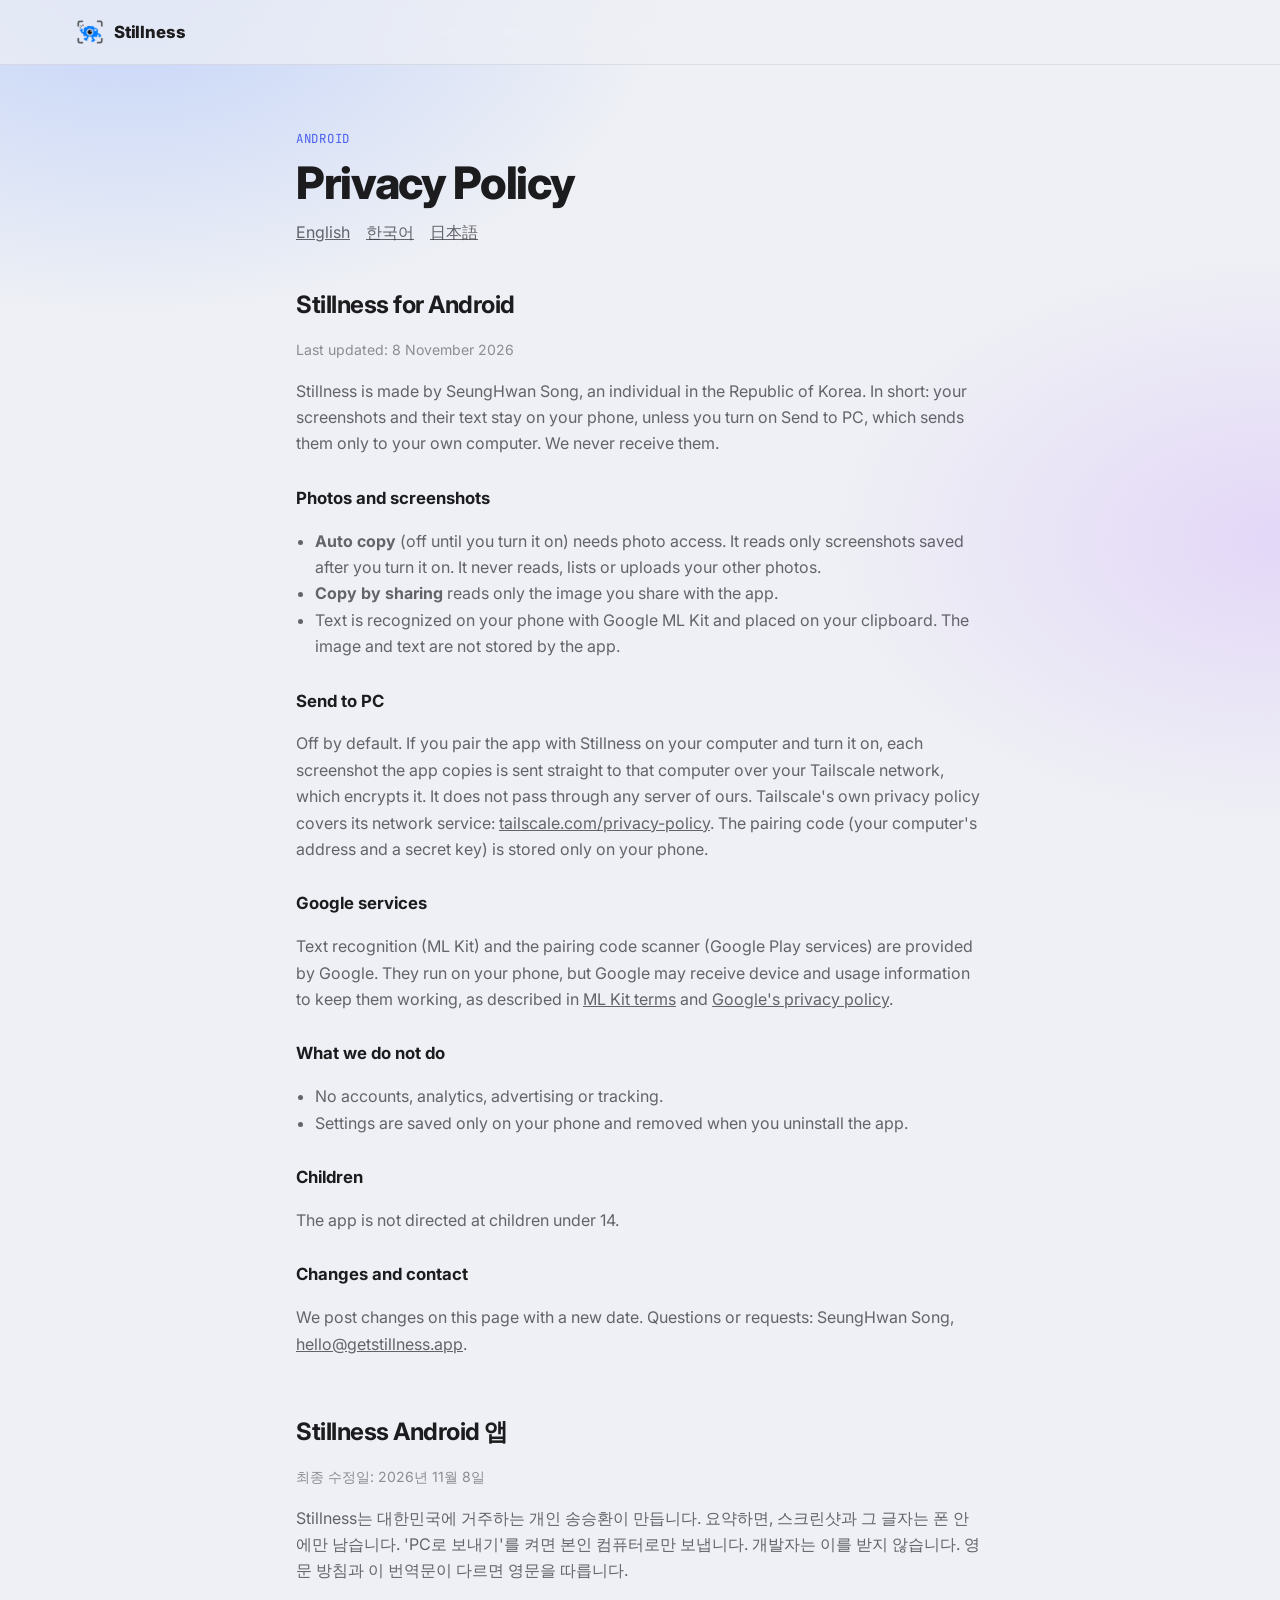
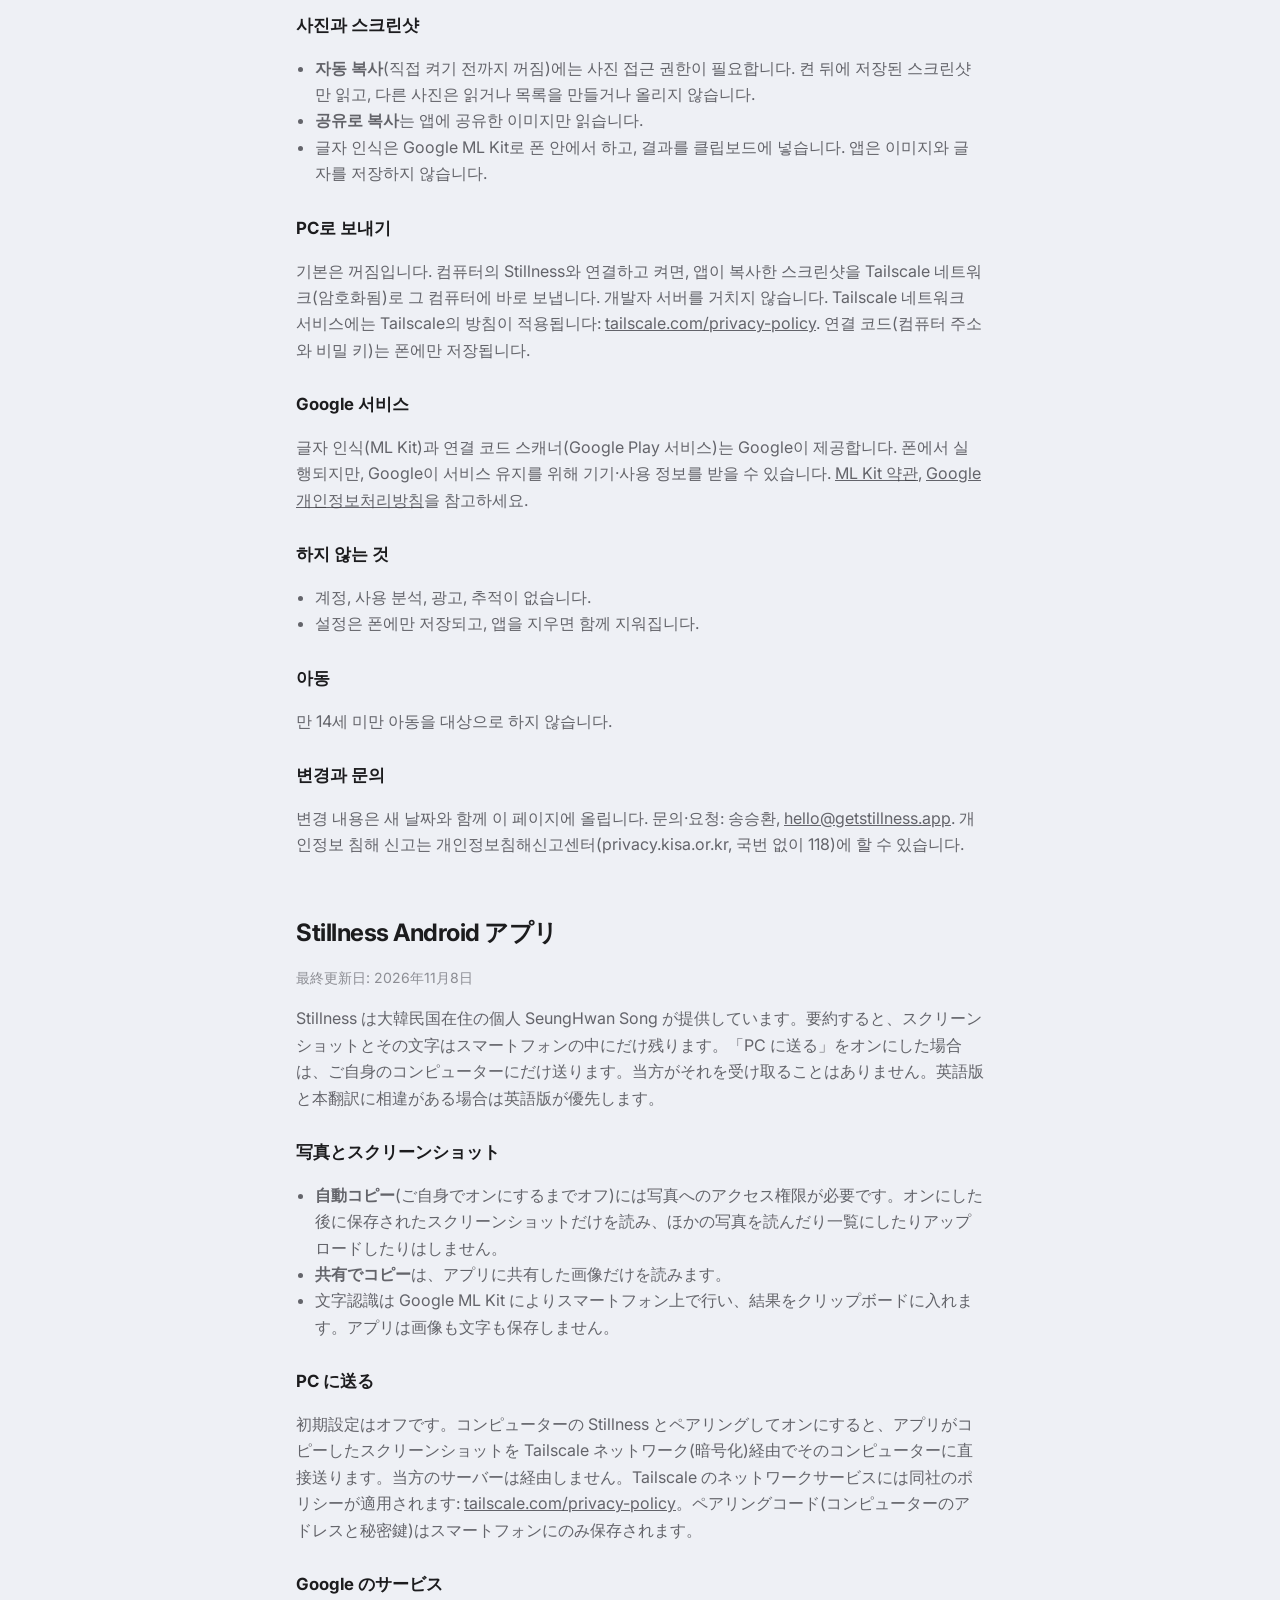
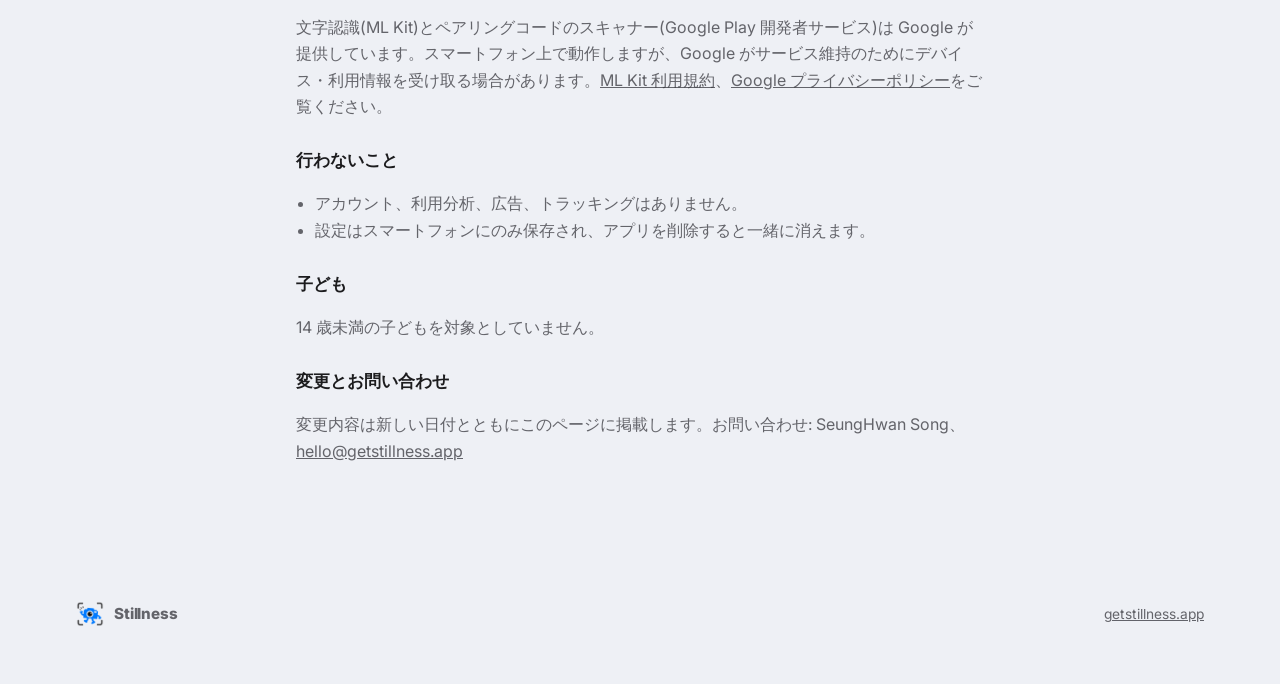
<file: privacy-android.html>
<!doctype html>
<html lang="en">
<head>
<meta charset="utf-8">
<meta name="viewport" content="width=device-width, initial-scale=1">
<title>Stillness for Android Privacy</title>
<meta name="description" content="What the Stillness Android app does with your screenshots, and what it never sends anywhere.">
<link rel="icon" href="assets/icon.png">
<link rel="preconnect" href="https://fonts.googleapis.com">
<link rel="preconnect" href="https://fonts.gstatic.com" crossorigin>
<link href="https://fonts.googleapis.com/css2?family=Inter:wght@400;500;600;800&family=JetBrains+Mono:wght@400;600&display=swap" rel="stylesheet">
<link rel="stylesheet" href="shared/base.css">
<style>
main { padding: 64px 0 40px; }
main .wrap { max-width: 720px; }
.kicker { font-family: var(--font-mono); font-size: .78rem; color: var(--accent); letter-spacing: .06em; text-transform: uppercase; }
h1 { font-size: clamp(2rem, 5vw, 2.8rem); line-height: 1.1; letter-spacing: -.03em; font-weight: 800; margin: 10px 0 12px; }
.jump { display: flex; gap: 16px; margin: 0 0 40px; color: var(--muted); }
section { margin: 0 0 56px; }
section h2 { font-size: 1.5rem; letter-spacing: -.02em; margin: 0 0 6px; }
section h3 { font-size: 1.05rem; margin: 28px 0 8px; }
section p, section li { color: var(--muted); line-height: 1.65; }
section ul { padding-left: 1.2em; }
.date { color: var(--faint); font-size: .88rem; }
</style>
<script>
  try { if (localStorage.getItem("stillness.theme") === "dark") document.documentElement.dataset.theme = "dark"; } catch {}
</script>
</head>
<body>
<header>
  <div class="wrap">
    <a class="brand" href="index.html"><img src="assets/icon.png" alt="">Stillness</a>
  </div>
</header>

<main>
  <div class="wrap">
    <div class="kicker">Android</div>
    <h1>Privacy Policy</h1>
    <nav class="jump"><a href="#en">English</a><a href="#ko">한국어</a><a href="#ja">日本語</a></nav>

    <section id="en" lang="en">
      <h2>Stillness for Android</h2>
      <p class="date">Last updated: 8 November 2026</p>
      <p>Stillness is made by SeungHwan Song, an individual in the Republic of Korea. In short: your screenshots and their text stay on your phone, unless you turn on Send to PC, which sends them only to your own computer. We never receive them.</p>

      <h3>Photos and screenshots</h3>
      <ul>
        <li><strong>Auto copy</strong> (off until you turn it on) needs photo access. It reads only screenshots saved after you turn it on. It never reads, lists or uploads your other photos.</li>
        <li><strong>Copy by sharing</strong> reads only the image you share with the app.</li>
        <li>Text is recognized on your phone with Google ML Kit and placed on your clipboard. The image and text are not stored by the app.</li>
      </ul>

      <h3>Send to PC</h3>
      <p>Off by default. If you pair the app with Stillness on your computer and turn it on, each screenshot the app copies is sent straight to that computer over your Tailscale network, which encrypts it. It does not pass through any server of ours. Tailscale's own privacy policy covers its network service: <a href="https://tailscale.com/privacy-policy">tailscale.com/privacy-policy</a>. The pairing code (your computer's address and a secret key) is stored only on your phone.</p>

      <h3>Google services</h3>
      <p>Text recognition (ML Kit) and the pairing code scanner (Google Play services) are provided by Google. They run on your phone, but Google may receive device and usage information to keep them working, as described in <a href="https://developers.google.com/ml-kit/terms">ML Kit terms</a> and <a href="https://policies.google.com/privacy">Google's privacy policy</a>.</p>

      <h3>What we do not do</h3>
      <ul>
        <li>No accounts, analytics, advertising or tracking.</li>
        <li>Settings are saved only on your phone and removed when you uninstall the app.</li>
      </ul>

      <h3>Children</h3>
      <p>The app is not directed at children under 14.</p>

      <h3>Changes and contact</h3>
      <p>We post changes on this page with a new date. Questions or requests: SeungHwan Song, <a href="mailto:hello@getstillness.app">hello@getstillness.app</a>.</p>
    </section>

    <section id="ko" lang="ko">
      <h2>Stillness Android 앱</h2>
      <p class="date">최종 수정일: 2026년 11월 8일</p>
      <p>Stillness는 대한민국에 거주하는 개인 송승환이 만듭니다. 요약하면, 스크린샷과 그 글자는 폰 안에만 남습니다. 'PC로 보내기'를 켜면 본인 컴퓨터로만 보냅니다. 개발자는 이를 받지 않습니다. 영문 방침과 이 번역문이 다르면 영문을 따릅니다.</p>

      <h3>사진과 스크린샷</h3>
      <ul>
        <li><strong>자동 복사</strong>(직접 켜기 전까지 꺼짐)에는 사진 접근 권한이 필요합니다. 켠 뒤에 저장된 스크린샷만 읽고, 다른 사진은 읽거나 목록을 만들거나 올리지 않습니다.</li>
        <li><strong>공유로 복사</strong>는 앱에 공유한 이미지만 읽습니다.</li>
        <li>글자 인식은 Google ML Kit로 폰 안에서 하고, 결과를 클립보드에 넣습니다. 앱은 이미지와 글자를 저장하지 않습니다.</li>
      </ul>

      <h3>PC로 보내기</h3>
      <p>기본은 꺼짐입니다. 컴퓨터의 Stillness와 연결하고 켜면, 앱이 복사한 스크린샷을 Tailscale 네트워크(암호화됨)로 그 컴퓨터에 바로 보냅니다. 개발자 서버를 거치지 않습니다. Tailscale 네트워크 서비스에는 Tailscale의 방침이 적용됩니다: <a href="https://tailscale.com/privacy-policy">tailscale.com/privacy-policy</a>. 연결 코드(컴퓨터 주소와 비밀 키)는 폰에만 저장됩니다.</p>

      <h3>Google 서비스</h3>
      <p>글자 인식(ML Kit)과 연결 코드 스캐너(Google Play 서비스)는 Google이 제공합니다. 폰에서 실행되지만, Google이 서비스 유지를 위해 기기·사용 정보를 받을 수 있습니다. <a href="https://developers.google.com/ml-kit/terms">ML Kit 약관</a>, <a href="https://policies.google.com/privacy">Google 개인정보처리방침</a>을 참고하세요.</p>

      <h3>하지 않는 것</h3>
      <ul>
        <li>계정, 사용 분석, 광고, 추적이 없습니다.</li>
        <li>설정은 폰에만 저장되고, 앱을 지우면 함께 지워집니다.</li>
      </ul>

      <h3>아동</h3>
      <p>만 14세 미만 아동을 대상으로 하지 않습니다.</p>

      <h3>변경과 문의</h3>
      <p>변경 내용은 새 날짜와 함께 이 페이지에 올립니다. 문의·요청: 송승환, <a href="mailto:hello@getstillness.app">hello@getstillness.app</a>. 개인정보 침해 신고는 개인정보침해신고센터(privacy.kisa.or.kr, 국번 없이 118)에 할 수 있습니다.</p>
    </section>

    <section id="ja" lang="ja">
      <h2>Stillness Android アプリ</h2>
      <p class="date">最終更新日: 2026年11月8日</p>
      <p>Stillness は大韓民国在住の個人 SeungHwan Song が提供しています。要約すると、スクリーンショットとその文字はスマートフォンの中にだけ残ります。「PC に送る」をオンにした場合は、ご自身のコンピューターにだけ送ります。当方がそれを受け取ることはありません。英語版と本翻訳に相違がある場合は英語版が優先します。</p>

      <h3>写真とスクリーンショット</h3>
      <ul>
        <li><strong>自動コピー</strong>(ご自身でオンにするまでオフ)には写真へのアクセス権限が必要です。オンにした後に保存されたスクリーンショットだけを読み、ほかの写真を読んだり一覧にしたりアップロードしたりはしません。</li>
        <li><strong>共有でコピー</strong>は、アプリに共有した画像だけを読みます。</li>
        <li>文字認識は Google ML Kit によりスマートフォン上で行い、結果をクリップボードに入れます。アプリは画像も文字も保存しません。</li>
      </ul>

      <h3>PC に送る</h3>
      <p>初期設定はオフです。コンピューターの Stillness とペアリングしてオンにすると、アプリがコピーしたスクリーンショットを Tailscale ネットワーク(暗号化)経由でそのコンピューターに直接送ります。当方のサーバーは経由しません。Tailscale のネットワークサービスには同社のポリシーが適用されます: <a href="https://tailscale.com/privacy-policy">tailscale.com/privacy-policy</a>。ペアリングコード(コンピューターのアドレスと秘密鍵)はスマートフォンにのみ保存されます。</p>

      <h3>Google のサービス</h3>
      <p>文字認識(ML Kit)とペアリングコードのスキャナー(Google Play 開発者サービス)は Google が提供しています。スマートフォン上で動作しますが、Google がサービス維持のためにデバイス・利用情報を受け取る場合があります。<a href="https://developers.google.com/ml-kit/terms">ML Kit 利用規約</a>、<a href="https://policies.google.com/privacy">Google プライバシーポリシー</a>をご覧ください。</p>

      <h3>行わないこと</h3>
      <ul>
        <li>アカウント、利用分析、広告、トラッキングはありません。</li>
        <li>設定はスマートフォンにのみ保存され、アプリを削除すると一緒に消えます。</li>
      </ul>

      <h3>子ども</h3>
      <p>14 歳未満の子どもを対象としていません。</p>

      <h3>変更とお問い合わせ</h3>
      <p>変更内容は新しい日付とともにこのページに掲載します。お問い合わせ: SeungHwan Song、<a href="mailto:hello@getstillness.app">hello@getstillness.app</a></p>
    </section>
  </div>
</main>

<footer>
  <div class="wrap">
    <span class="brand"><img src="assets/icon.png" alt="">Stillness</span>
    <a class="r" href="index.html">getstillness.app</a>
  </div>
</footer>
</body>
</html>
</file>
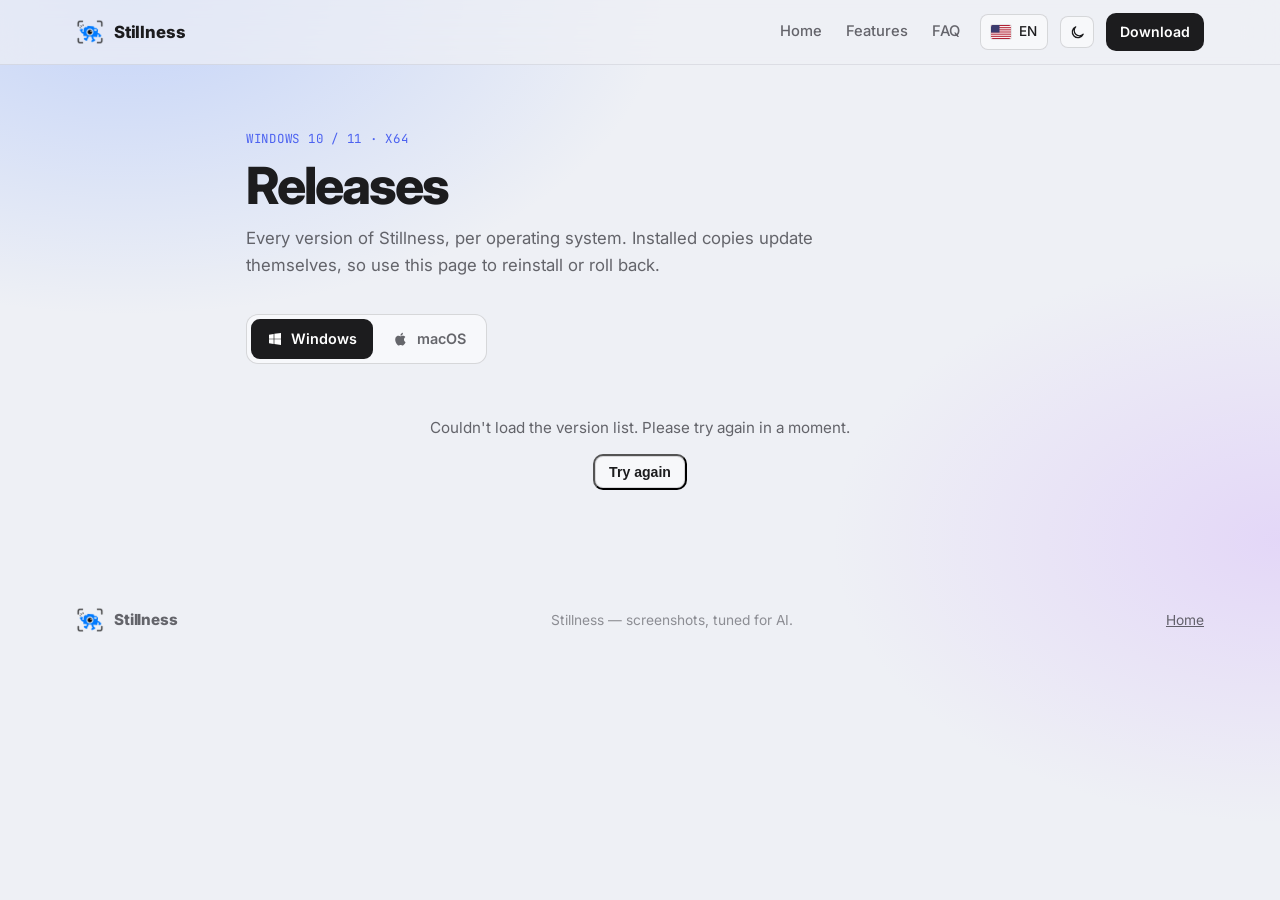
<file: releases.html>
<!doctype html>
<html lang="en">
<head>
<meta charset="utf-8">
<meta name="viewport" content="width=device-width, initial-scale=1">
<title>Stillness Releases</title>
<meta name="description" content="Every version of Stillness for Windows, with change notes and installer downloads.">
<link rel="icon" href="assets/icon.png">
<link rel="preconnect" href="https://fonts.googleapis.com">
<link rel="preconnect" href="https://fonts.gstatic.com" crossorigin>
<link href="https://fonts.googleapis.com/css2?family=Inter:wght@400;500;600;800&family=JetBrains+Mono:wght@400;600&display=swap" rel="stylesheet">
<link rel="stylesheet" href="shared/base.css">
<style>
/* Releases page only; tokens and header/footer chrome live in shared/base.css. */
main { padding: 64px 0 40px; }
main .wrap { max-width: 820px; }
.kicker { font-family: var(--font-mono); font-size: .78rem; color: var(--accent); letter-spacing: .06em; text-transform: uppercase; }
h1 { font-size: clamp(2.2rem, 5vw, 3.2rem); line-height: 1.05; letter-spacing: -.04em; font-weight: 800; margin: 10px 0 12px; }
:lang(ko) h1, :lang(ja) h1 { letter-spacing: -.02em; }
.sub { color: var(--muted); font-size: 1.05rem; margin: 0 0 36px; max-width: 620px; }
.os-tabs { display: inline-flex; gap: 4px; padding: 4px; margin: 0 0 20px; border-radius: 12px; background: var(--panel); border: 1px solid var(--line-2); }
.os-tabs button { display: flex; align-items: center; gap: 8px; border: 0; background: transparent; font: inherit; font-size: .9rem; font-weight: 600; color: var(--muted); padding: 8px 16px; border-radius: 9px; cursor: pointer; }
.os-tabs button:hover { color: var(--fg); }
.os-tabs button[aria-selected="true"] { background: var(--btn-bg); color: var(--btn-fg); }
.os-tabs svg { width: 16px; height: 16px; }
.rel-list { display: grid; gap: 14px; }
.rel-hint, .rel-state { color: var(--faint); font-size: .88rem; margin: 0 0 4px; }
.rel-state { padding: 32px 0; text-align: center; font-size: .95rem; color: var(--muted); }
.rel-state p { margin: 0 0 14px; }
.rel { border-radius: var(--radius-lg); padding: 22px 24px; }
.rel.latest { box-shadow: var(--panel-shadow), 0 0 0 1.5px var(--accent) inset; }
.rel-head { display: flex; justify-content: space-between; align-items: flex-start; gap: 16px; flex-wrap: wrap; }
.rel h2 { margin: 0; font-size: 1.35rem; letter-spacing: -.02em; display: flex; align-items: center; gap: 10px; }
.pill { font-size: .72rem; font-weight: 700; letter-spacing: .02em; padding: 3px 9px; border-radius: 99px; background: var(--accent); color: var(--on-accent); }
.rel time { color: var(--faint); font-size: .86rem; }
.rel .btn svg { width: 16px; height: 16px; }
.rel ul { list-style: none; margin: 16px 0 0; padding: 0; display: grid; gap: 8px; }
.rel li { display: flex; gap: 10px; align-items: baseline; color: var(--muted); font-size: .95rem; }
.rel li code { font-family: var(--font-mono); font-size: .85em; background: var(--line); padding: 1px 5px; border-radius: 4px; }
.tag { flex: none; font-size: .7rem; font-weight: 700; padding: 2px 7px; border-radius: 5px; letter-spacing: .02em; }
.tag.new { color: var(--accent); background: var(--ic-bg); border: 1px solid var(--ic-border); }
.tag.fix { color: var(--ok); background: color-mix(in srgb, var(--ok) 10%, transparent); border: 1px solid color-mix(in srgb, var(--ok) 28%, transparent); }
.rel-empty { margin: 14px 0 0; color: var(--faint); font-size: .92rem; }
.rel-file { margin: 14px 0 0; font-family: var(--font-mono); font-size: .76rem; color: var(--faint); overflow-wrap: anywhere; }
@media (max-width: 640px) {
  main { padding-top: 40px; }
  .rel { padding: 18px; }
  .rel-head .btn { width: 100%; justify-content: center; }
}
</style>
<script>
  // Apply the saved theme before first paint so dark visitors don't see a light flash.
  try { if (localStorage.getItem("stillness.theme") === "dark") document.documentElement.dataset.theme = "dark"; } catch {}
</script>
<script src="shared/i18n.js" defer></script>
<script src="shared/theme.js" defer></script>
<script src="shared/release.js" defer></script>
<script src="shared/releases.js" defer></script>
</head>
<body>
<header>
  <div class="wrap">
    <a class="brand" href="index.html"><img src="assets/icon.png" alt="">Stillness</a>
    <nav class="links">
      <a href="index.html" data-i18n="nav.home">Home</a>
      <a href="index.html#features" data-i18n="nav.features">Features</a>
      <a href="index.html#faq" data-i18n="nav.faq">FAQ</a>
    </nav>
    <div class="lang" data-lang-switch></div>
    <button type="button" class="theme-btn" data-theme-toggle data-i18n-label="theme.toggle">
      <svg class="moon" viewBox="0 0 24 24" fill="none" stroke="currentColor" stroke-width="1.8" stroke-linecap="round" stroke-linejoin="round" aria-hidden="true"><path d="M20 14.5A8 8 0 1 1 9.5 4a6.5 6.5 0 0 0 10.5 10.5z"/></svg>
      <svg class="sun" viewBox="0 0 24 24" fill="none" stroke="currentColor" stroke-width="1.8" stroke-linecap="round" aria-hidden="true"><circle cx="12" cy="12" r="4"/><path d="M12 2v2M12 20v2M4.9 4.9l1.4 1.4M17.7 17.7l1.4 1.4M2 12h2M20 12h2M4.9 19.1l1.4-1.4M17.7 6.3l1.4-1.4"/></svg>
    </button>
    <a class="btn small" data-download href="#" data-i18n="nav.download">Download</a>
  </div>
</header>

<main>
  <div class="wrap">
    <div class="kicker" data-tab-platform>Windows 10 / 11 · x64</div>
    <h1 data-i18n="rel.title">Releases</h1>
    <p class="sub" data-i18n="rel.sub"></p>
    <div class="os-tabs" role="tablist">
      <button type="button" role="tab" data-os-tab="windows"><svg viewBox="0 0 24 24" fill="currentColor" aria-hidden="true"><path d="M3 5.5 10 4.5v7H3zM11 4.3 21 3v8.5H11zM3 12.5h7v7L3 18.5zM11 12.5h10V21l-10-1.4z"/></svg>Windows</button>
      <button type="button" role="tab" data-os-tab="macos"><svg viewBox="0 0 24 24" fill="currentColor" aria-hidden="true"><path d="M16.4 12.6c0-2.4 2-3.6 2.1-3.7-1.1-1.7-2.9-1.9-3.5-1.9-1.5-.2-2.9.9-3.7.9-.8 0-1.9-.9-3.2-.8-1.6 0-3.1 1-4 2.4-1.7 3-.4 7.4 1.2 9.8.8 1.2 1.8 2.5 3 2.4 1.2 0 1.7-.8 3.1-.8 1.5 0 1.9.8 3.2.8 1.3 0 2.2-1.2 3-2.4.9-1.4 1.3-2.7 1.3-2.8-.1 0-2.5-1-2.5-3.9zM14 5.5c.7-.8 1.1-1.9 1-3-1 0-2.1.7-2.8 1.5-.6.7-1.2 1.8-1 2.9 1.1.1 2.1-.6 2.8-1.4z"/></svg>macOS</button>
    </div>
    <div class="rel-list" data-release-list aria-live="polite"></div>
  </div>
</main>

<footer>
  <div class="wrap">
    <span class="brand"><img src="assets/icon.png" alt="">Stillness</span>
    <span data-i18n="footer.tag"></span>
    <a class="r" href="index.html" data-i18n="nav.home"></a>
  </div>
</footer>
</body>
</html>
</file>
<file: shared/base.css>
/* Shared tokens and page chrome for every site page. Light (default) uses the app colors;
   <html data-theme="dark"> is the dark + orange look. */
:root {
  color-scheme: light;
  --bg: #eef0f5;
  --bg-2: rgb(255 255 255 / .42);
  --panel: rgb(255 255 255 / .55);
  --panel-2: rgb(255 255 255 / .85);
  --panel-border: rgb(255 255 255 / .85);
  --panel-shadow: inset 0 1px 0 rgb(255 255 255 / .9), 0 8px 28px rgb(30 40 80 / .08);
  --fg: #1c1c1e;
  --muted: rgb(60 60 67 / .78);
  --faint: rgb(60 60 67 / .55);
  --line: rgb(60 60 67 / .1);
  --line-2: rgb(60 60 67 / .18);
  --accent: #4c62f0;
  --accent-2: #8b5cf6;
  --on-accent: #ffffff;
  --ok: #1f8a3e;
  --ambient-1: rgb(120 160 255 / .35);
  --ambient-2: rgb(200 150 255 / .28);
  --glow-1: transparent;
  --glow-2: transparent;
  --header-bg: rgb(238 240 245 / .7);
  --menu-bg: rgb(255 255 255 / .95);
  --menu-shadow: 0 16px 40px rgb(30 40 80 / .14);
  --btn-bg: #1c1c1e;
  --btn-fg: #ffffff;
  --btn-shadow: 0 6px 18px rgb(0 0 0 / .14);
  --btn-shadow-hover: 0 10px 28px rgb(0 0 0 / .22);
  --grad: linear-gradient(90deg, #4c62f0, #8b5cf6);
  --ic-bg: rgb(76 98 240 / .1);
  --ic-border: rgb(76 98 240 / .22);
  --frame-fill: linear-gradient(135deg, rgb(120 160 255 / .28), rgb(200 150 255 / .24));
  --code-fg: #2c2c34;
  --code-q: #1f8a3e;
  --final-bg: radial-gradient(60% 80% at 50% 0%, rgb(120 160 255 / .3), transparent 70%), radial-gradient(50% 70% at 80% 100%, rgb(200 150 255 / .28), transparent 70%), rgb(255 255 255 / .45);
  --radius: 10px;
  --radius-lg: 18px;
  --font: "Inter", "Segoe UI Variable Text", "Segoe UI", "Pretendard", "Noto Sans KR", "Noto Sans JP", "Yu Gothic UI", system-ui, sans-serif;
  --font-mono: "JetBrains Mono", "Cascadia Mono", Consolas, ui-monospace, monospace;
  font-family: var(--font);
  font-size: 16px;
  line-height: 1.6;
}
:root[data-theme="dark"] {
  color-scheme: dark;
  --bg: #07070a;
  --bg-2: #0e0e13;
  --panel: #13131a;
  --panel-2: #1a1a23;
  --panel-border: rgb(255 255 255 / .08);
  --panel-shadow: none;
  --fg: #f4f4f7;
  --muted: #9b9bab;
  --faint: #5d5d6c;
  --line: rgb(255 255 255 / .08);
  --line-2: rgb(255 255 255 / .14);
  --accent: #ff9f0a;
  --accent-2: #ff5e3a;
  --on-accent: #160c00;
  --ok: #30d158;
  --ambient-1: transparent;
  --ambient-2: transparent;
  --glow-1: rgb(139 108 255 / .22);
  --glow-2: rgb(255 159 10 / .14);
  --header-bg: rgb(7 7 10 / .72);
  --menu-bg: #13131a;
  --menu-shadow: 0 20px 40px rgb(0 0 0 / .5);
  --btn-bg: linear-gradient(180deg, #ffb53d, #ff9f0a);
  --btn-fg: #160c00;
  --btn-shadow: 0 0 0 1px rgb(255 180 60 / .6) inset, 0 10px 30px rgb(255 140 0 / .25);
  --btn-shadow-hover: 0 0 0 1px rgb(255 200 90 / .8) inset, 0 14px 40px rgb(255 140 0 / .4);
  --grad: linear-gradient(90deg, #ff9f0a, #ff5e3a 55%, #8b6cff);
  --ic-bg: rgb(255 159 10 / .1);
  --ic-border: rgb(255 159 10 / .25);
  --frame-fill: linear-gradient(135deg, rgb(255 159 10 / .22), rgb(139 108 255 / .18));
  --code-fg: #d6d6e0;
  --code-q: #a5d6a7;
  --final-bg: radial-gradient(60% 80% at 50% 0%, rgb(255 159 10 / .22), transparent 70%), radial-gradient(50% 70% at 80% 100%, rgb(139 108 255 / .2), transparent 70%), #0e0e13;
}
* { box-sizing: border-box; }
html { scroll-behavior: smooth; scroll-padding-top: 96px; }
body {
  margin: 0; color: var(--fg); overflow-x: hidden;
  background:
    radial-gradient(60% 50% at 10% 0%, var(--ambient-1), transparent 70%),
    radial-gradient(50% 45% at 100% 60%, var(--ambient-2), transparent 70%),
    var(--bg);
  background-attachment: fixed;
}
a { color: inherit; }
:focus-visible { outline: 2px solid var(--accent); outline-offset: 3px; border-radius: 6px; }
.wrap { max-width: 1160px; margin: 0 auto; padding: 0 16px; }
.surface {
  background: var(--panel); border: 1px solid var(--panel-border); box-shadow: var(--panel-shadow);
  -webkit-backdrop-filter: blur(24px) saturate(180%); backdrop-filter: blur(24px) saturate(180%);
}
kbd {
  font-family: var(--font-mono); font-size: .8em; padding: 3px 8px; border-radius: 6px; white-space: nowrap;
  background: var(--panel-2); border: 1px solid var(--line-2); border-bottom-width: 2px; color: var(--fg);
}
.grad { background: var(--grad); -webkit-background-clip: text; background-clip: text; color: transparent; }

/* Header */
header { position: sticky; top: 0; z-index: 20; background: var(--header-bg); -webkit-backdrop-filter: blur(16px); backdrop-filter: blur(16px); border-bottom: 1px solid var(--line); }
header .wrap { display: flex; align-items: center; gap: 12px; height: 64px; }
.brand { display: flex; align-items: center; gap: 10px; font-weight: 800; letter-spacing: -.01em; text-decoration: none; font-size: 1.05rem; }
.brand img { width: 28px; height: 28px; }
nav.links { display: flex; gap: 24px; margin: 0 8px 0 auto; }
nav.links a { text-decoration: none; color: var(--muted); font-size: .92rem; font-weight: 500; }
nav.links a:hover { color: var(--fg); }

.lang { position: relative; }
.lang-btn, .lang-menu button, .theme-btn {
  display: flex; align-items: center; gap: 8px; font: inherit; font-size: .85rem; font-weight: 500; color: var(--fg); cursor: pointer;
  background: var(--panel); border: 1px solid var(--line-2); border-radius: 8px; padding: 6px 10px;
}
.lang-btn:hover, .theme-btn:hover { border-color: var(--faint); }
.lang svg { width: 20px; height: 14px; border-radius: 2px; flex: none; box-shadow: 0 0 0 1px var(--line); }
.lang-menu { position: absolute; right: 0; top: calc(100% + 8px); min-width: 160px; padding: 6px; border-radius: 12px; background: var(--menu-bg); border: 1px solid var(--line-2); box-shadow: var(--menu-shadow); }
.lang-menu button { width: 100%; border: 0; background: transparent; padding: 9px 10px; }
.lang-menu button:hover { background: var(--line); }
.lang-menu button[aria-checked="true"] { color: var(--accent); font-weight: 600; }
.theme-btn { padding: 0; width: 34px; height: 32px; justify-content: center; }
.theme-btn svg { width: 17px; height: 17px; }
.theme-btn .sun { display: none; }
:root[data-theme="dark"] .theme-btn .sun { display: block; }
:root[data-theme="dark"] .theme-btn .moon { display: none; }

.btn {
  display: inline-flex; align-items: center; gap: 10px; text-decoration: none; font-weight: 600; white-space: nowrap;
  border-radius: 10px; padding: 14px 24px; color: var(--btn-fg); background: var(--btn-bg); box-shadow: var(--btn-shadow);
  transition: transform .15s ease, box-shadow .15s ease;
}
.btn:hover { transform: translateY(-1px); box-shadow: var(--btn-shadow-hover); }
.btn.small { padding: 8px 14px; font-size: .88rem; box-shadow: none; }
.btn svg { width: 18px; height: 18px; flex: none; }
.btn.ghost { background: var(--panel); color: var(--fg); box-shadow: 0 0 0 1px var(--line-2) inset; }
.btn.ghost:hover { box-shadow: 0 0 0 1px var(--faint) inset; }

footer { padding: 40px 0 56px; color: var(--faint); font-size: .86rem; }
footer .wrap { display: flex; justify-content: space-between; gap: 16px; flex-wrap: wrap; align-items: center; }
footer .brand { font-size: .95rem; color: var(--muted); }
footer a.r { color: var(--muted); }

/* Download buttons follow the visitor's OS (shared/release.js sets <html data-os>). */
.ic-mac { display: none; }
:root[data-os="macos"] .ic-mac { display: block; }
:root[data-os="macos"] .ic-win { display: none; }
.btn.is-off { opacity: .55; pointer-events: none; box-shadow: none; }
[data-alt-download] { color: var(--accent); font-weight: 600; }

@media (max-width: 640px) {
  nav.links, header .btn.small { display: none; }
  header .lang { margin-left: auto; }
}
@media (prefers-reduced-motion: reduce) { html { scroll-behavior: auto; } .btn { transition: none; } }
</file>
